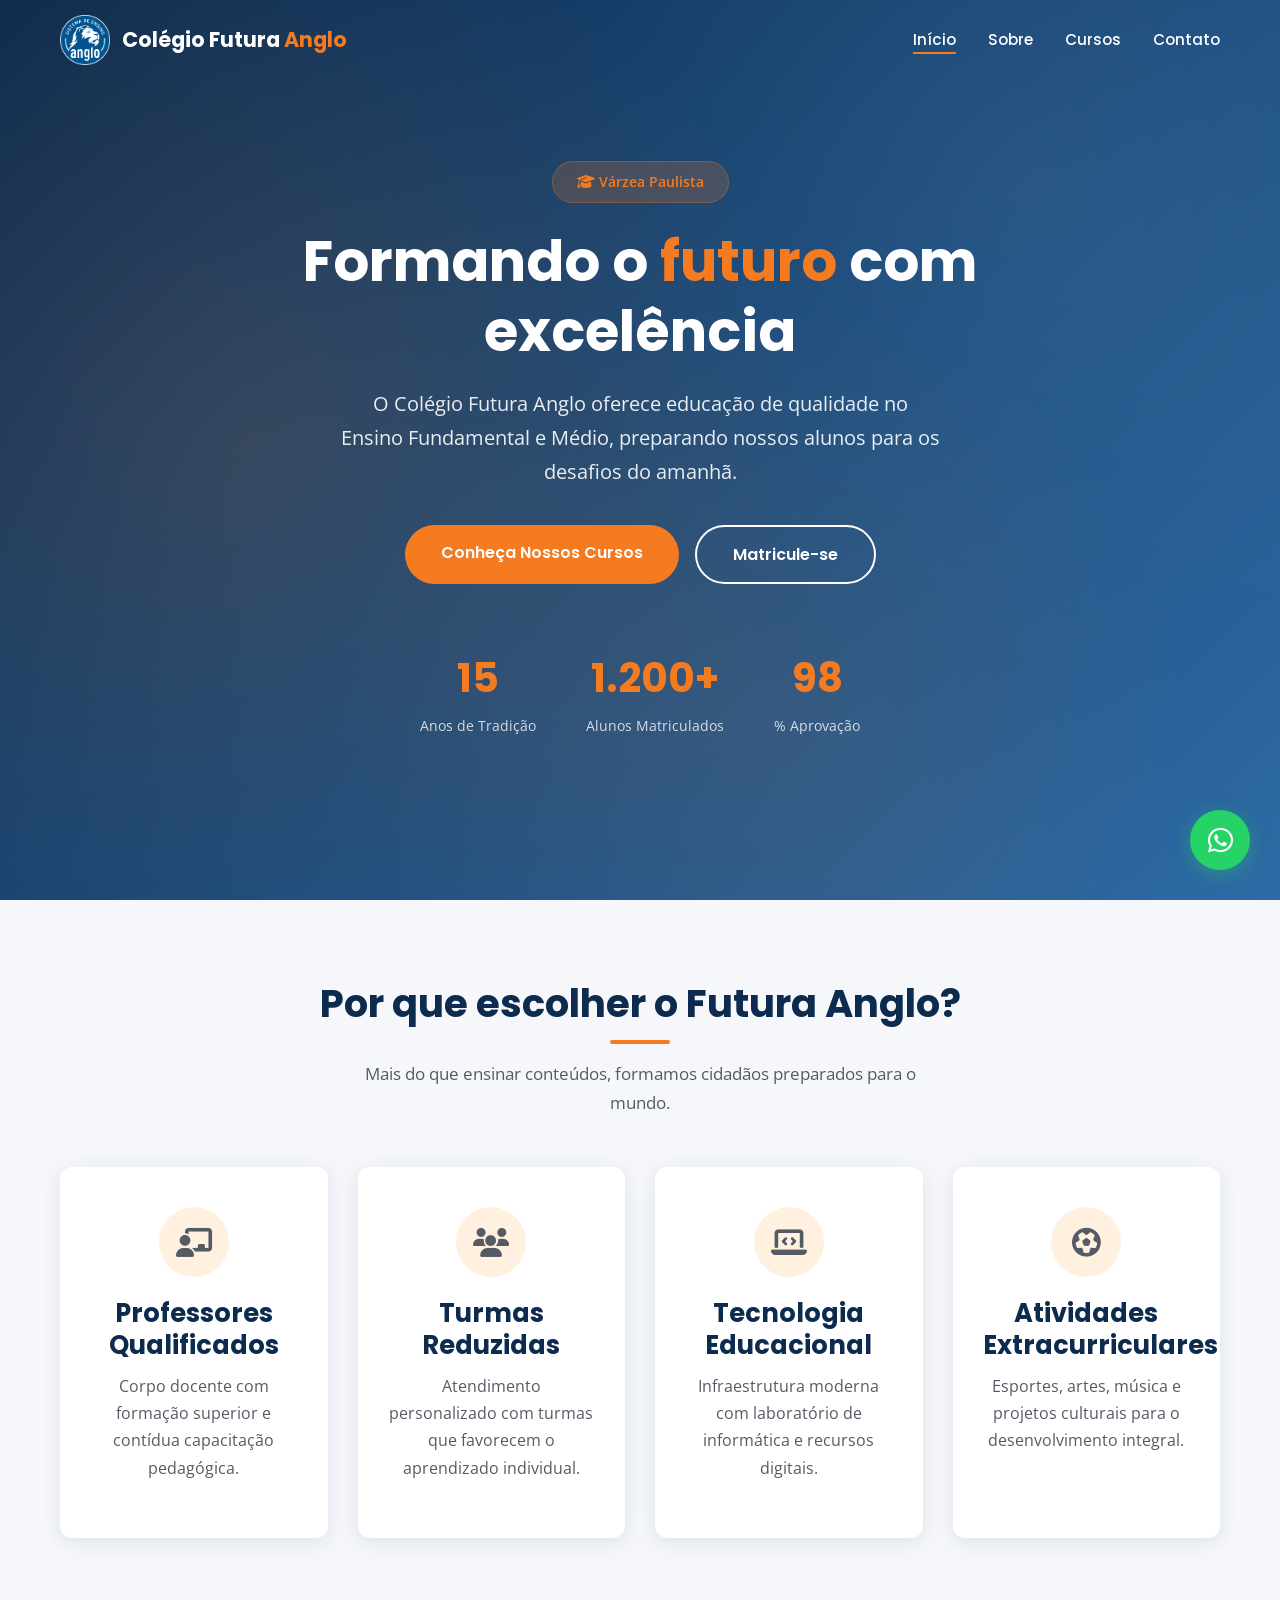
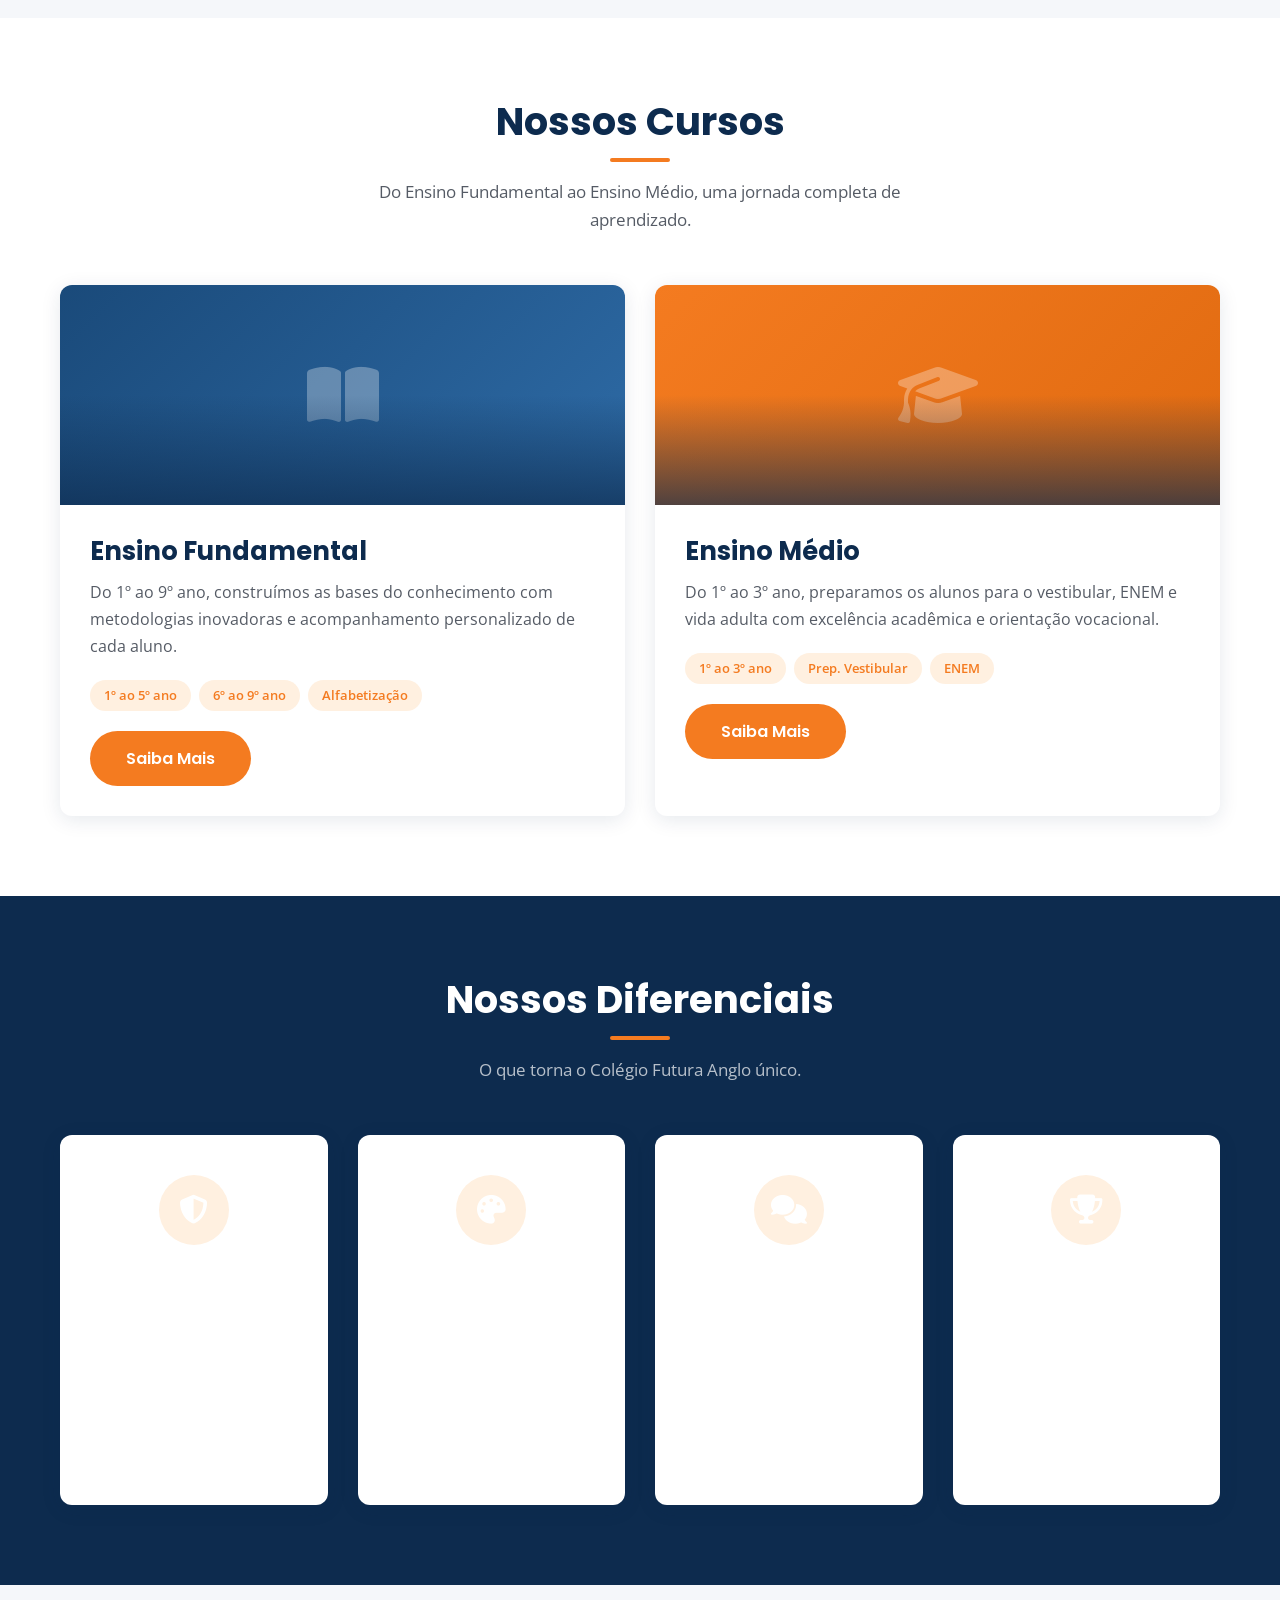
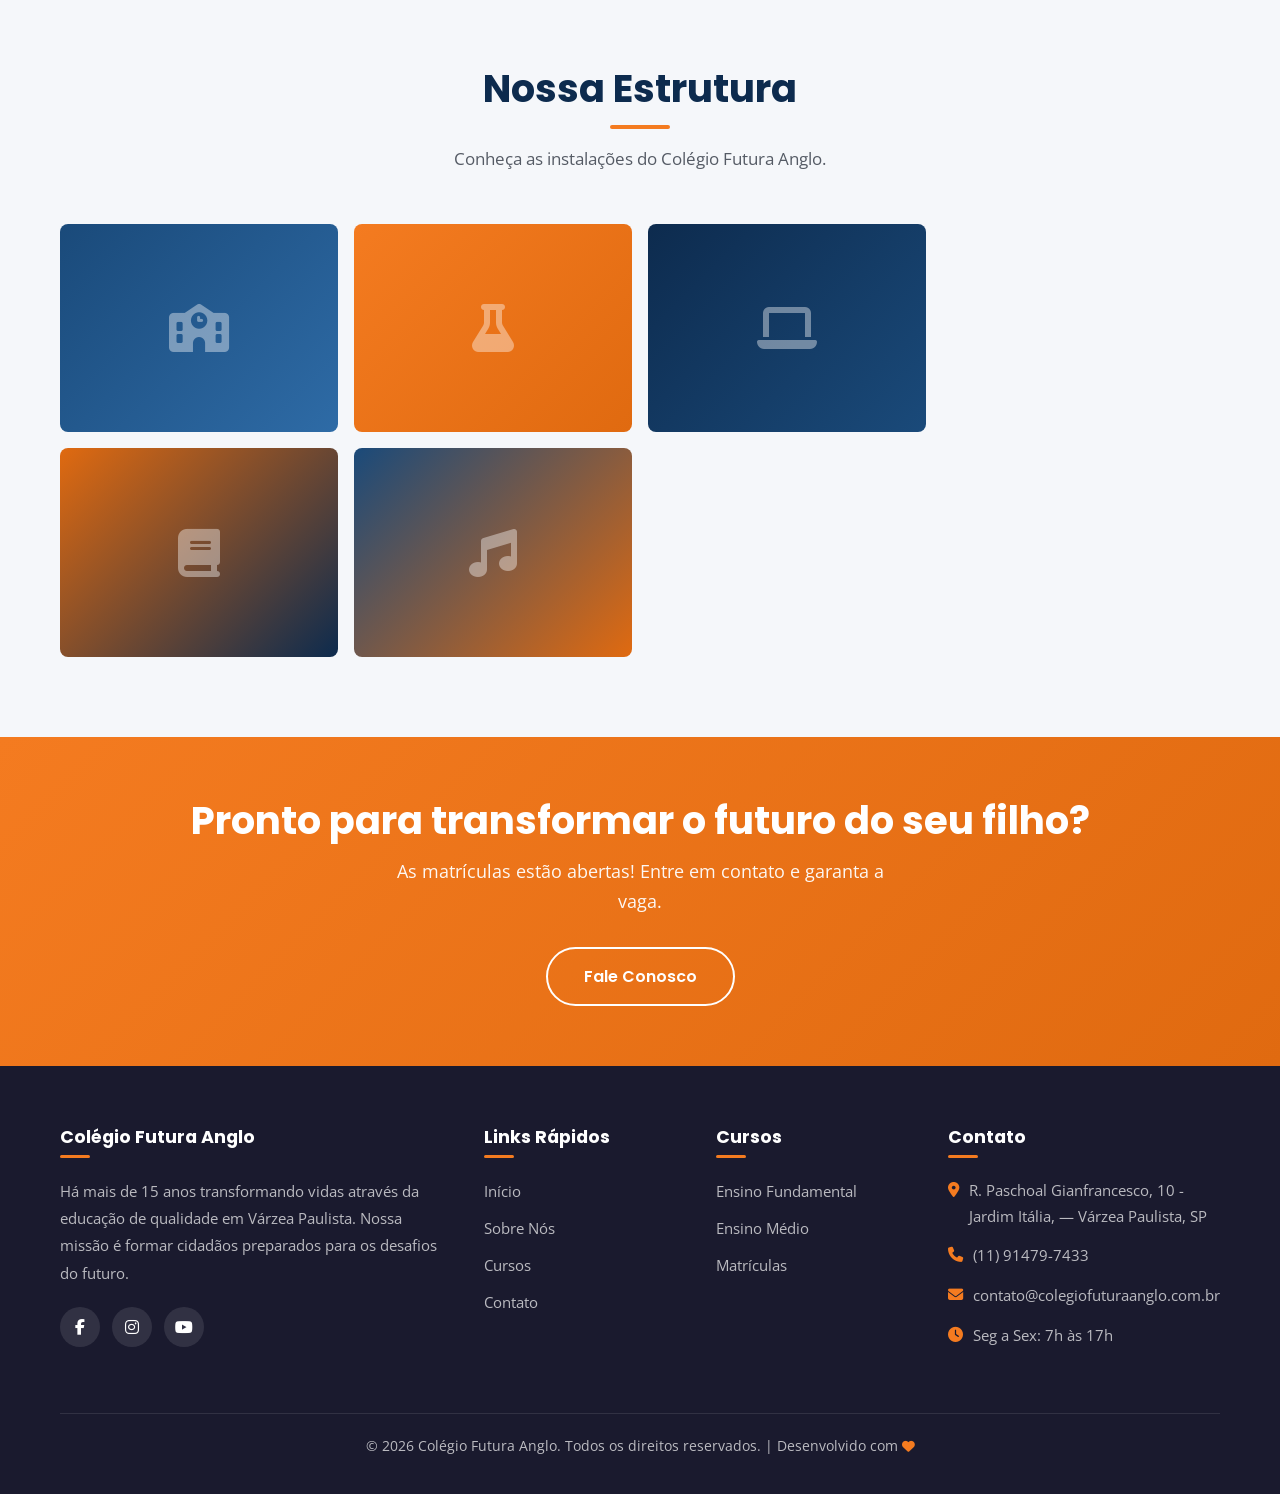
<file: index.html>
<!DOCTYPE html>
<html lang="pt-BR">
<head>
  <meta charset="UTF-8">
  <meta name="viewport" content="width=device-width, initial-scale=1.0">
  <meta name="description" content="Colégio Futura Anglo — Ensino Fundamental e Médio de qualidade em Várzea Paulista. Formação integral para crianças e adolescentes.">
  <meta name="keywords" content="colégio, escola, ensino fundamental, ensino médio, Várzea Paulista, educação">
  <title>Colégio Futura Anglo — Ensino Fundamental e Médio | Várzea Paulista</title>

  <!-- Google Fonts -->
  <link rel="preconnect" href="https://fonts.googleapis.com">
  <link rel="preconnect" href="https://fonts.gstatic.com" crossorigin>
  <link href="https://fonts.googleapis.com/css2?family=Open+Sans:wght@400;600;700&family=Poppins:wght@400;500;600;700;800&display=swap" rel="stylesheet">

  <!-- Font Awesome -->
  <link rel="stylesheet" href="https://cdnjs.cloudflare.com/ajax/libs/font-awesome/6.5.1/css/all.min.css">

  <!-- Estilo -->
  <link rel="stylesheet" href="css/style.css">
</head>
<body>

  <!-- ======== HEADER ======== -->
  <header class="header" id="header">
    <div class="container">
      <a href="index.html" class="logo">
        <img src="assets/images/logo.png" alt="Logo Colégio Futura Anglo">
        <span class="logo-text">Colégio Futura <span>Anglo</span></span>
      </a>

      <nav>
        <ul class="nav-list" id="navList">
          <li><a href="index.html" class="active">Início</a></li>
          <li><a href="sobre.html">Sobre</a></li>
          <li><a href="cursos.html">Cursos</a></li>
          <li><a href="contato.html">Contato</a></li>
        </ul>
      </nav>

      <button class="hamburger" id="hamburger" aria-label="Menu">
        <span></span>
        <span></span>
        <span></span>
      </button>
    </div>
    <div class="nav-overlay" id="navOverlay"></div>
  </header>

  <!-- ======== HERO ======== -->
  <section class="hero" id="hero">
    <div class="hero-bg"></div>
    <div class="hero-pattern"></div>
    <div class="hero-content">
      <span class="hero-badge"><i class="fas fa-graduation-cap"></i> Várzea Paulista</span>
      <h1>Formando o <span>futuro</span> com excelência</h1>
      <p>O Colégio Futura Anglo oferece educação de qualidade no Ensino Fundamental e Médio, preparando nossos alunos para os desafios do amanhã.</p>
      <div class="hero-buttons">
        <a href="cursos.html" class="btn btn-primary">Conheça Nossos Cursos</a>
        <a href="contato.html" class="btn btn-outline">Matricule-se</a>
      </div>
      <div class="hero-stats">
        <div class="stat-item">
          <span class="stat-number" data-count="15">0</span>
          <span class="stat-label">Anos de Tradição</span>
        </div>
        <div class="stat-item">
          <span class="stat-number" data-count="1200">0</span>
          <span class="stat-label">Alunos Matriculados</span>
        </div>
        <div class="stat-item">
          <span class="stat-number" data-count="98">0</span>
          <span class="stat-label">% Aprovação</span>
        </div>
      </div>
    </div>
  </section>

  <!-- ======== SOBRE RESUMO ======== -->
  <section class="section bg-cinza" id="sobre-resumo">
    <div class="container">
      <h2 class="section-title fade-in">Por que escolher o Futura Anglo?</h2>
      <p class="section-subtitle fade-in">Mais do que ensinar conteúdos, formamos cidadãos preparados para o mundo.</p>

      <div class="features-grid">
        <div class="feature-card fade-in">
          <div class="feature-icon">
            <i class="fas fa-chalkboard-teacher"></i>
          </div>
          <h3>Professores Qualificados</h3>
          <p>Corpo docente com formação superior e contídua capacitação pedagógica.</p>
        </div>

        <div class="feature-card fade-in">
          <div class="feature-icon">
            <i class="fas fa-users"></i>
          </div>
          <h3>Turmas Reduzidas</h3>
          <p>Atendimento personalizado com turmas que favorecem o aprendizado individual.</p>
        </div>

        <div class="feature-card fade-in">
          <div class="feature-icon">
            <i class="fas fa-laptop-code"></i>
          </div>
          <h3>Tecnologia Educacional</h3>
          <p>Infraestrutura moderna com laboratório de informática e recursos digitais.</p>
        </div>

        <div class="feature-card fade-in">
          <div class="feature-icon">
            <i class="fas fa-futbol"></i>
          </div>
          <h3>Atividades Extracurriculares</h3>
          <p>Esportes, artes, música e projetos culturais para o desenvolvimento integral.</p>
        </div>
      </div>
    </div>
  </section>

  <!-- ======== CURSOS DESTAQUE ======== -->
  <section class="section" id="cursos-destaque">
    <div class="container">
      <h2 class="section-title fade-in">Nossos Cursos</h2>
      <p class="section-subtitle fade-in">Do Ensino Fundamental ao Ensino Médio, uma jornada completa de aprendizado.</p>

      <div class="cursos-grid">
        <div class="curso-card fade-in">
          <div class="curso-card-img" style="background: linear-gradient(135deg, var(--azul-medio), var(--azul-claro)); display: flex; align-items: center; justify-content: center;">
            <i class="fas fa-book-open" style="font-size: 4rem; color: rgba(255,255,255,0.3);"></i>
          </div>
          <div class="curso-card-body">
            <h3>Ensino Fundamental</h3>
            <p>Do 1º ao 9º ano, construímos as bases do conhecimento com metodologias inovadoras e acompanhamento personalizado de cada aluno.</p>
            <div class="curso-tags">
              <span class="curso-tag">1º ao 5º ano</span>
              <span class="curso-tag">6º ao 9º ano</span>
              <span class="curso-tag">Alfabetização</span>
            </div>
            <a href="cursos.html" class="btn btn-primary">Saiba Mais</a>
          </div>
        </div>

        <div class="curso-card fade-in">
          <div class="curso-card-img" style="background: linear-gradient(135deg, var(--laranja), var(--laranja-hover)); display: flex; align-items: center; justify-content: center;">
            <i class="fas fa-graduation-cap" style="font-size: 4rem; color: rgba(255,255,255,0.3);"></i>
          </div>
          <div class="curso-card-body">
            <h3>Ensino Médio</h3>
            <p>Do 1º ao 3º ano, preparamos os alunos para o vestibular, ENEM e vida adulta com excelência acadêmica e orientação vocacional.</p>
            <div class="curso-tags">
              <span class="curso-tag">1º ao 3º ano</span>
              <span class="curso-tag">Prep. Vestibular</span>
              <span class="curso-tag">ENEM</span>
            </div>
            <a href="cursos.html" class="btn btn-primary">Saiba Mais</a>
          </div>
        </div>
      </div>
    </div>
  </section>

  <!-- ======== DIFERENCIAIS ======== -->
  <section class="section bg-azul" id="diferenciais">
    <div class="container">
      <h2 class="section-title fade-in">Nossos Diferenciais</h2>
      <p class="section-subtitle fade-in" style="color: rgba(255,255,255,0.7);">O que torna o Colégio Futura Anglo único.</p>

      <div class="features-grid">
        <div class="feature-card fade-in">
          <div class="feature-icon">
            <i class="fas fa-shield-alt"></i>
          </div>
          <h3>Ambiente Seguro</h3>
          <p>Escola com monitoramento, acesso controlado e ambiente acolhedor para seus filhos.</p>
        </div>

        <div class="feature-card fade-in">
          <div class="feature-icon">
            <i class="fas fa-palette"></i>
          </div>
          <h3>Educação Integral</h3>
          <p>Além das disciplinas básicas, oferecemos artes, música, educação física e projetos sociais.</p>
        </div>

        <div class="feature-card fade-in">
          <div class="feature-icon">
            <i class="fas fa-comments"></i>
          </div>
          <h3>Comunicação com Pais</h3>
          <p>Plataforma digital para acompanhamento de notas, frequência e comunicados escolares.</p>
        </div>

        <div class="feature-card fade-in">
          <div class="feature-icon">
            <i class="fas fa-trophy"></i>
          </div>
          <h3>Resultados Comprovados</h3>
          <p>Altas taxas de aprovação e destaque em olimpíadas do conhecimento e competições.</p>
        </div>
      </div>
    </div>
  </section>

  <!-- ======== GALERIA ======== -->
  <section class="section bg-cinza" id="galeria">
    <div class="container">
      <h2 class="section-title fade-in">Nossa Estrutura</h2>
      <p class="section-subtitle fade-in">Conheça as instalações do Colégio Futura Anglo.</p>

      <div class="gallery-grid">
        <div class="gallery-item fade-in">
          <div style="width:100%; height:100%; background: linear-gradient(135deg, #1A4A7A, #2E6BA6); display: flex; align-items: center; justify-content: center;">
            <i class="fas fa-school" style="font-size: 3rem; color: rgba(255,255,255,0.4);"></i>
          </div>
          <div class="gallery-overlay">
            <p>Fachada da Escola</p>
          </div>
        </div>

        <div class="gallery-item fade-in">
          <div style="width:100%; height:100%; background: linear-gradient(135deg, #F47B20, #E06A10); display: flex; align-items: center; justify-content: center;">
            <i class="fas fa-flask" style="font-size: 3rem; color: rgba(255,255,255,0.4);"></i>
          </div>
          <div class="gallery-overlay">
            <p>Laboratório de Ciências</p>
          </div>
        </div>

        <div class="gallery-item fade-in">
          <div style="width:100%; height:100%; background: linear-gradient(135deg, #0D2B4E, #1A4A7A); display: flex; align-items: center; justify-content: center;">
            <i class="fas fa-laptop" style="font-size: 3rem; color: rgba(255,255,255,0.4);"></i>
          </div>
          <div class="gallery-overlay">
            <p>Laboratório de Informática</p>
          </div>
        </div>

        <div class="gallery-item fade-in">
          <div style="width:100%; height:100%; background: linear-gradient(135deg, #2E6BA6, #F47B20); display: flex; align-items: center; justify-content: center;">
            <i class="fas fa-basketball-ball" style="font-size: 3rem; color: rgba(255,255,255,0.4);"></i>
          </div>
          <div class="gallery-overlay">
            <p>Quadra Poliesportiva</p>
          </div>
        </div>

        <div class="gallery-item fade-in">
          <div style="width:100%; height:100%; background: linear-gradient(135deg, #E06A10, #0D2B4E); display: flex; align-items: center; justify-content: center;">
            <i class="fas fa-book" style="font-size: 3rem; color: rgba(255,255,255,0.4);"></i>
          </div>
          <div class="gallery-overlay">
            <p>Biblioteca</p>
          </div>
        </div>

        <div class="gallery-item fade-in">
          <div style="width:100%; height:100%; background: linear-gradient(135deg, #1A4A7A, #E06A10); display: flex; align-items: center; justify-content: center;">
            <i class="fas fa-music" style="font-size: 3rem; color: rgba(255,255,255,0.4);"></i>
          </div>
          <div class="gallery-overlay">
            <p>Sala de Música</p>
          </div>
        </div>
      </div>
    </div>
  </section>

  <!-- ======== CTA ======== -->
  <section class="cta-banner">
    <div class="container fade-in">
      <h2>Pronto para transformar o futuro do seu filho?</h2>
      <p>As matrículas estão abertas! Entre em contato e garanta a vaga.</p>
      <a href="contato.html" class="btn btn-outline" style="border-color: white; color: white;">Fale Conosco</a>
    </div>
  </section>

  <!-- ======== FOOTER ======== -->
  <footer class="footer">
    <div class="container">
      <div class="footer-grid">
        <div class="footer-about">
          <h4>Colégio Futura Anglo</h4>
          <p>Há mais de 15 anos transformando vidas através da educação de qualidade em Várzea Paulista. Nossa missão é formar cidadãos preparados para os desafios do futuro.</p>
          <div class="footer-social">
            <a href="#" aria-label="Facebook"><i class="fab fa-facebook-f"></i></a>
            <a href="#" aria-label="Instagram"><i class="fab fa-instagram"></i></a>
            <a href="#" aria-label="YouTube"><i class="fab fa-youtube"></i></a>
          </div>
        </div>

        <div>
          <h4>Links Rápidos</h4>
          <ul class="footer-links">
            <li><a href="index.html">Início</a></li>
            <li><a href="sobre.html">Sobre Nós</a></li>
            <li><a href="cursos.html">Cursos</a></li>
            <li><a href="contato.html">Contato</a></li>
          </ul>
        </div>

        <div>
          <h4>Cursos</h4>
          <ul class="footer-links">
            <li><a href="cursos.html">Ensino Fundamental</a></li>
            <li><a href="cursos.html">Ensino Médio</a></li>
            <li><a href="contato.html">Matrículas</a></li>
          </ul>
        </div>

        <div>
          <h4>Contato</h4>
          <ul class="footer-contact">
            <li>
              <i class="fas fa-map-marker-alt"></i>
              <span>R. Paschoal Gianfrancesco, 10 - Jardim Itália, — Várzea Paulista, SP</span>
            </li>
            <li>
              <i class="fas fa-phone"></i>
              <span>(11) 91479-7433</span>
            </li>
            <li>
              <i class="fas fa-envelope"></i>
              <span>contato@colegiofuturaanglo.com.br</span>
            </li>
            <li>
              <i class="fas fa-clock"></i>
              <span>Seg a Sex: 7h às 17h</span>
            </li>
          </ul>
        </div>
      </div>

      <div class="footer-bottom">
        <p>&copy; 2026 Colégio Futura Anglo. Todos os direitos reservados. | Desenvolvido com <i class="fas fa-heart" style="color: var(--laranja); font-size: 0.8rem;"></i></p>
      </div>
    </div>
  </footer>

  <!-- ======== WHATSAPP ======== -->
  <a href="https://wa.me/5511999999999?text=Olá! Gostaria de saber mais sobre o Colégio Futura Anglo." class="whatsapp-btn" target="_blank" rel="noopener" aria-label="WhatsApp">
    <i class="fab fa-whatsapp"></i>
  </a>

  <!-- JS -->
  <script src="js/main.js"></script>
</body>
</html>
</file>
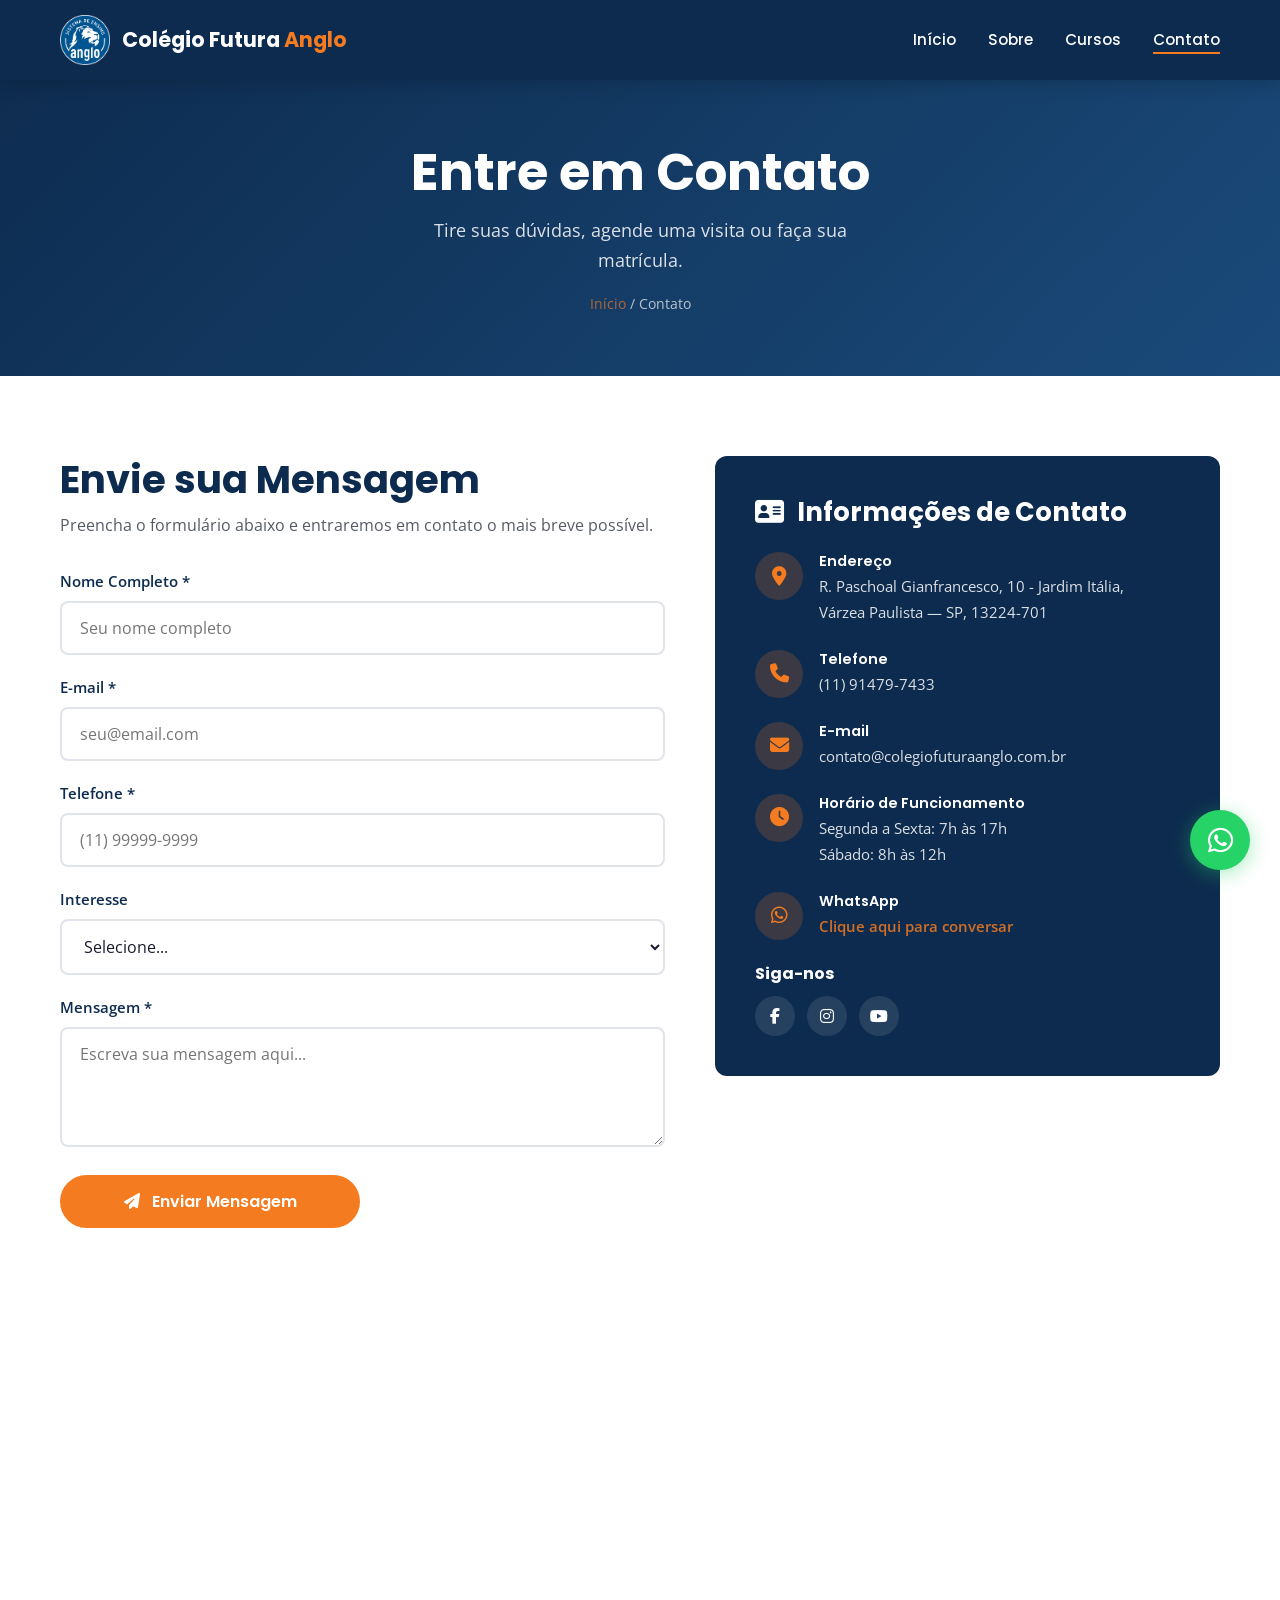
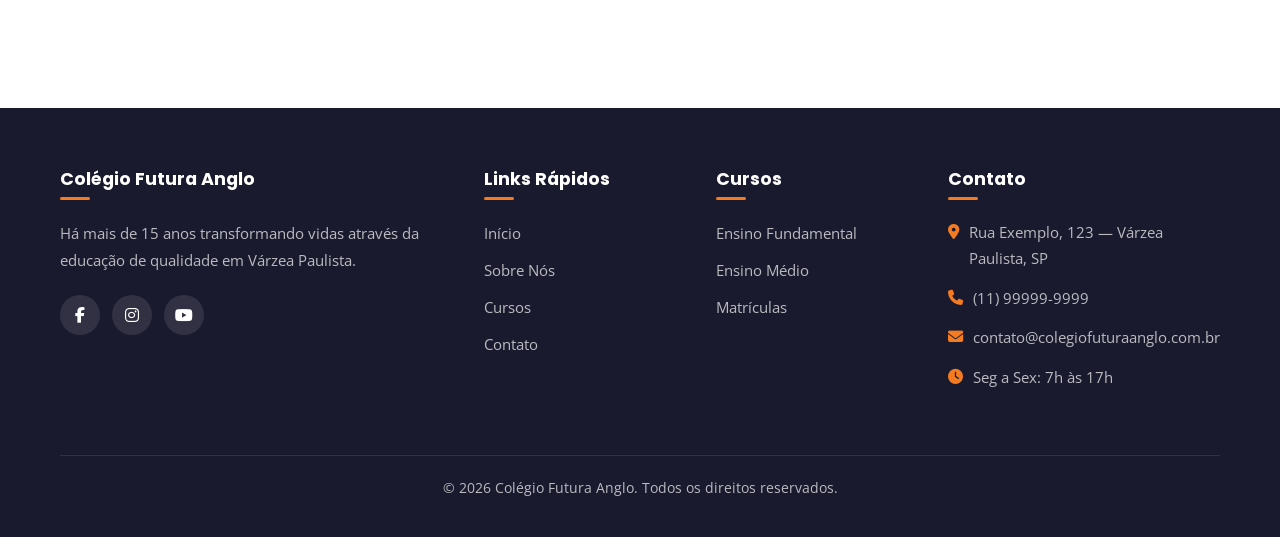
<file: contato.html>
<!DOCTYPE html>
<html lang="pt-BR">
<head>
  <meta charset="UTF-8">
  <meta name="viewport" content="width=device-width, initial-scale=1.0">
  <meta name="description" content="Entre em contato com o Colégio Futura Anglo. Matrículas, informações e agendamento de visitas em Várzea Paulista.">
  <title>Contato — Colégio Futura Anglo</title>

  <link rel="preconnect" href="https://fonts.googleapis.com">
  <link rel="preconnect" href="https://fonts.gstatic.com" crossorigin>
  <link href="https://fonts.googleapis.com/css2?family=Open+Sans:wght@400;600;700&family=Poppins:wght@400;500;600;700;800&display=swap" rel="stylesheet">
  <link rel="stylesheet" href="https://cdnjs.cloudflare.com/ajax/libs/font-awesome/6.5.1/css/all.min.css">
  <link rel="stylesheet" href="css/style.css">
</head>
<body>

  <!-- HEADER -->
  <header class="header scrolled" id="header">
    <div class="container">
      <a href="index.html" class="logo">
        <img src="assets/images/logo.png" alt="Logo Colégio Futura Anglo">
        <span class="logo-text">Colégio Futura <span>Anglo</span></span>
      </a>
      <nav>
        <ul class="nav-list" id="navList">
          <li><a href="index.html">Início</a></li>
          <li><a href="sobre.html">Sobre</a></li>
          <li><a href="cursos.html">Cursos</a></li>
          <li><a href="contato.html" class="active">Contato</a></li>
        </ul>
      </nav>
      <button class="hamburger" id="hamburger" aria-label="Menu">
        <span></span>
        <span></span>
        <span></span>
      </button>
    </div>
    <div class="nav-overlay" id="navOverlay"></div>
  </header>

  <!-- BANNER -->
  <section class="page-banner">
    <div class="container">
      <h1>Entre em Contato</h1>
      <p>Tire suas dúvidas, agende uma visita ou faça sua matrícula.</p>
      <div class="breadcrumb">
        <a href="index.html">Início</a> / Contato
      </div>
    </div>
  </section>

  <!-- FORMULÁRIO + INFORMAÇÕES -->
  <section class="section">
    <div class="container">
      <div class="contato-split">
        <!-- Formulário -->
        <div class="fade-in">
          <h2 style="margin-bottom: 8px;">Envie sua Mensagem</h2>
          <p style="margin-bottom: 30px;">Preencha o formulário abaixo e entraremos em contato o mais breve possível.</p>

          <form id="contactForm">
            <div class="form-group">
              <label for="nome">Nome Completo *</label>
              <input type="text" id="nome" name="nome" placeholder="Seu nome completo" required>
            </div>

            <div class="form-group">
              <label for="email">E-mail *</label>
              <input type="email" id="email" name="email" placeholder="seu@email.com" required>
            </div>

            <div class="form-group">
              <label for="telefone">Telefone *</label>
              <input type="tel" id="telefone" name="telefone" placeholder="(11) 99999-9999" required>
            </div>

            <div class="form-group">
              <label for="interesse">Interesse</label>
              <select id="interesse" name="interesse">
                <option value="">Selecione...</option>
                <option value="matricula-fundamental">Matrícula — Ensino Fundamental</option>
                <option value="matricula-medio">Matrícula — Ensino Médio</option>
                <option value="visita">Agendar Visita</option>
                <option value="informacoes">Informações Gerais</option>
                <option value="outro">Outro assunto</option>
              </select>
            </div>

            <div class="form-group">
              <label for="mensagem">Mensagem *</label>
              <textarea id="mensagem" name="mensagem" placeholder="Escreva sua mensagem aqui..." required></textarea>
            </div>

            <button type="submit" class="btn btn-primary" style="width: 100%; max-width: 300px;">
              <i class="fas fa-paper-plane" style="margin-right: 8px;"></i> Enviar Mensagem
            </button>

            <div class="form-success" id="formSuccess">
              <i class="fas fa-check-circle" style="margin-right: 8px;"></i>
              Mensagem enviada com sucesso! Entraremos em contato em breve.
            </div>
          </form>
        </div>

        <!-- Informações de Contato -->
        <div class="fade-in">
          <div class="contact-info-card">
            <h3><i class="fas fa-address-card" style="margin-right: 8px;"></i> Informações de Contato</h3>

            <div class="contact-info-item">
              <div class="contact-info-icon">
                <i class="fas fa-map-marker-alt"></i>
              </div>
              <div class="contact-info-text">
                <h4>Endereço</h4>
                <p> R. Paschoal Gianfrancesco, 10 - Jardim Itália,<br>Várzea Paulista — SP, 13224-701</p>
              </div>
            </div>

            <div class="contact-info-item">
              <div class="contact-info-icon">
                <i class="fas fa-phone"></i>
              </div>
              <div class="contact-info-text">
                <h4>Telefone</h4>
                <p>(11) 91479-7433</p>
              </div>
            </div>

            <div class="contact-info-item">
              <div class="contact-info-icon">
                <i class="fas fa-envelope"></i>
              </div>
              <div class="contact-info-text">
                <h4>E-mail</h4>
                <p>contato@colegiofuturaanglo.com.br</p>
              </div>
            </div>

            <div class="contact-info-item">
              <div class="contact-info-icon">
                <i class="fas fa-clock"></i>
              </div>
              <div class="contact-info-text">
                <h4>Horário de Funcionamento</h4>
                <p>Segunda a Sexta: 7h às 17h<br>Sábado: 8h às 12h</p>
              </div>
            </div>

            <div class="contact-info-item">
              <div class="contact-info-icon">
                <i class="fab fa-whatsapp"></i>
              </div>
              <div class="contact-info-text">
                <h4>WhatsApp</h4>
                <p><a href="https://wa.me/5511999999999?text=Olá! Gostaria de saber mais sobre o Colégio Futura Anglo." style="color: var(--laranja); font-weight: 600;">Clique aqui para conversar</a></p>
              </div>
            </div>

            <div style="margin-top: 24px;">
              <h4 style="color: var(--branco); margin-bottom: 12px;">Siga-nos</h4>
              <div style="display: flex; gap: 12px;">
                <a href="#" style="width: 40px; height: 40px; background: rgba(255,255,255,0.1); border-radius: 50%; display: flex; align-items: center; justify-content: center; color: white; transition: all 0.3s;" aria-label="Facebook"><i class="fab fa-facebook-f"></i></a>
                <a href="#" style="width: 40px; height: 40px; background: rgba(255,255,255,0.1); border-radius: 50%; display: flex; align-items: center; justify-content: center; color: white; transition: all 0.3s;" aria-label="Instagram"><i class="fab fa-instagram"></i></a>
                <a href="#" style="width: 40px; height: 40px; background: rgba(255,255,255,0.1); border-radius: 50%; display: flex; align-items: center; justify-content: center; color: white; transition: all 0.3s;" aria-label="YouTube"><i class="fab fa-youtube"></i></a>
              </div>
            </div>
          </div>
        </div>
      </div>
    </div>
  </section>

  <!-- MAPA -->
  <section class="map-section">
    <div class="map-container">
      <iframe
        src="https://www.google.com/maps/embed?pb=!1m18!1m12!1m3!1d58997.34134254497!2d-46.97!3d-23.21!2m3!1f0!2f0!3f0!3m2!1i1024!2i768!4f13.1!3m3!1m2!1s0x94c584971c7a8b5b%3A0x1234567890abcdef!2sV%C3%A1rzea%20Paulista%2C%20SP!5e0!3m2!1spt-BR!2sbr!4v1700000000000!5m2!1spt-BR!2sbr"
        width="100%"
        height="400"
        style="border:0;"
        allowfullscreen=""
        loading="lazy"
        referrerpolicy="no-referrer-when-downgrade"
        title="Localização Colégio Futura Anglo">
      </iframe>
    </div>
  </section>

  <!-- FOOTER -->
  <footer class="footer">
    <div class="container">
      <div class="footer-grid">
        <div class="footer-about">
          <h4>Colégio Futura Anglo</h4>
          <p>Há mais de 15 anos transformando vidas através da educação de qualidade em Várzea Paulista.</p>
          <div class="footer-social">
            <a href="#" aria-label="Facebook"><i class="fab fa-facebook-f"></i></a>
            <a href="#" aria-label="Instagram"><i class="fab fa-instagram"></i></a>
            <a href="#" aria-label="YouTube"><i class="fab fa-youtube"></i></a>
          </div>
        </div>
        <div>
          <h4>Links Rápidos</h4>
          <ul class="footer-links">
            <li><a href="index.html">Início</a></li>
            <li><a href="sobre.html">Sobre Nós</a></li>
            <li><a href="cursos.html">Cursos</a></li>
            <li><a href="contato.html">Contato</a></li>
          </ul>
        </div>
        <div>
          <h4>Cursos</h4>
          <ul class="footer-links">
            <li><a href="cursos.html">Ensino Fundamental</a></li>
            <li><a href="cursos.html">Ensino Médio</a></li>
            <li><a href="contato.html">Matrículas</a></li>
          </ul>
        </div>
        <div>
          <h4>Contato</h4>
          <ul class="footer-contact">
            <li><i class="fas fa-map-marker-alt"></i><span>Rua Exemplo, 123 — Várzea Paulista, SP</span></li>
            <li><i class="fas fa-phone"></i><span>(11) 99999-9999</span></li>
            <li><i class="fas fa-envelope"></i><span>contato@colegiofuturaanglo.com.br</span></li>
            <li><i class="fas fa-clock"></i><span>Seg a Sex: 7h às 17h</span></li>
          </ul>
        </div>
      </div>
      <div class="footer-bottom">
        <p>&copy; 2026 Colégio Futura Anglo. Todos os direitos reservados.</p>
      </div>
    </div>
  </footer>

  <!-- WHATSAPP -->
  <a href="https://wa.me/5511999999999?text=Olá! Gostaria de saber mais sobre o Colégio Futura Anglo." class="whatsapp-btn" target="_blank" rel="noopener" aria-label="WhatsApp">
    <i class="fab fa-whatsapp"></i>
  </a>

  <script src="js/main.js"></script>
</body>
</html>
</file>
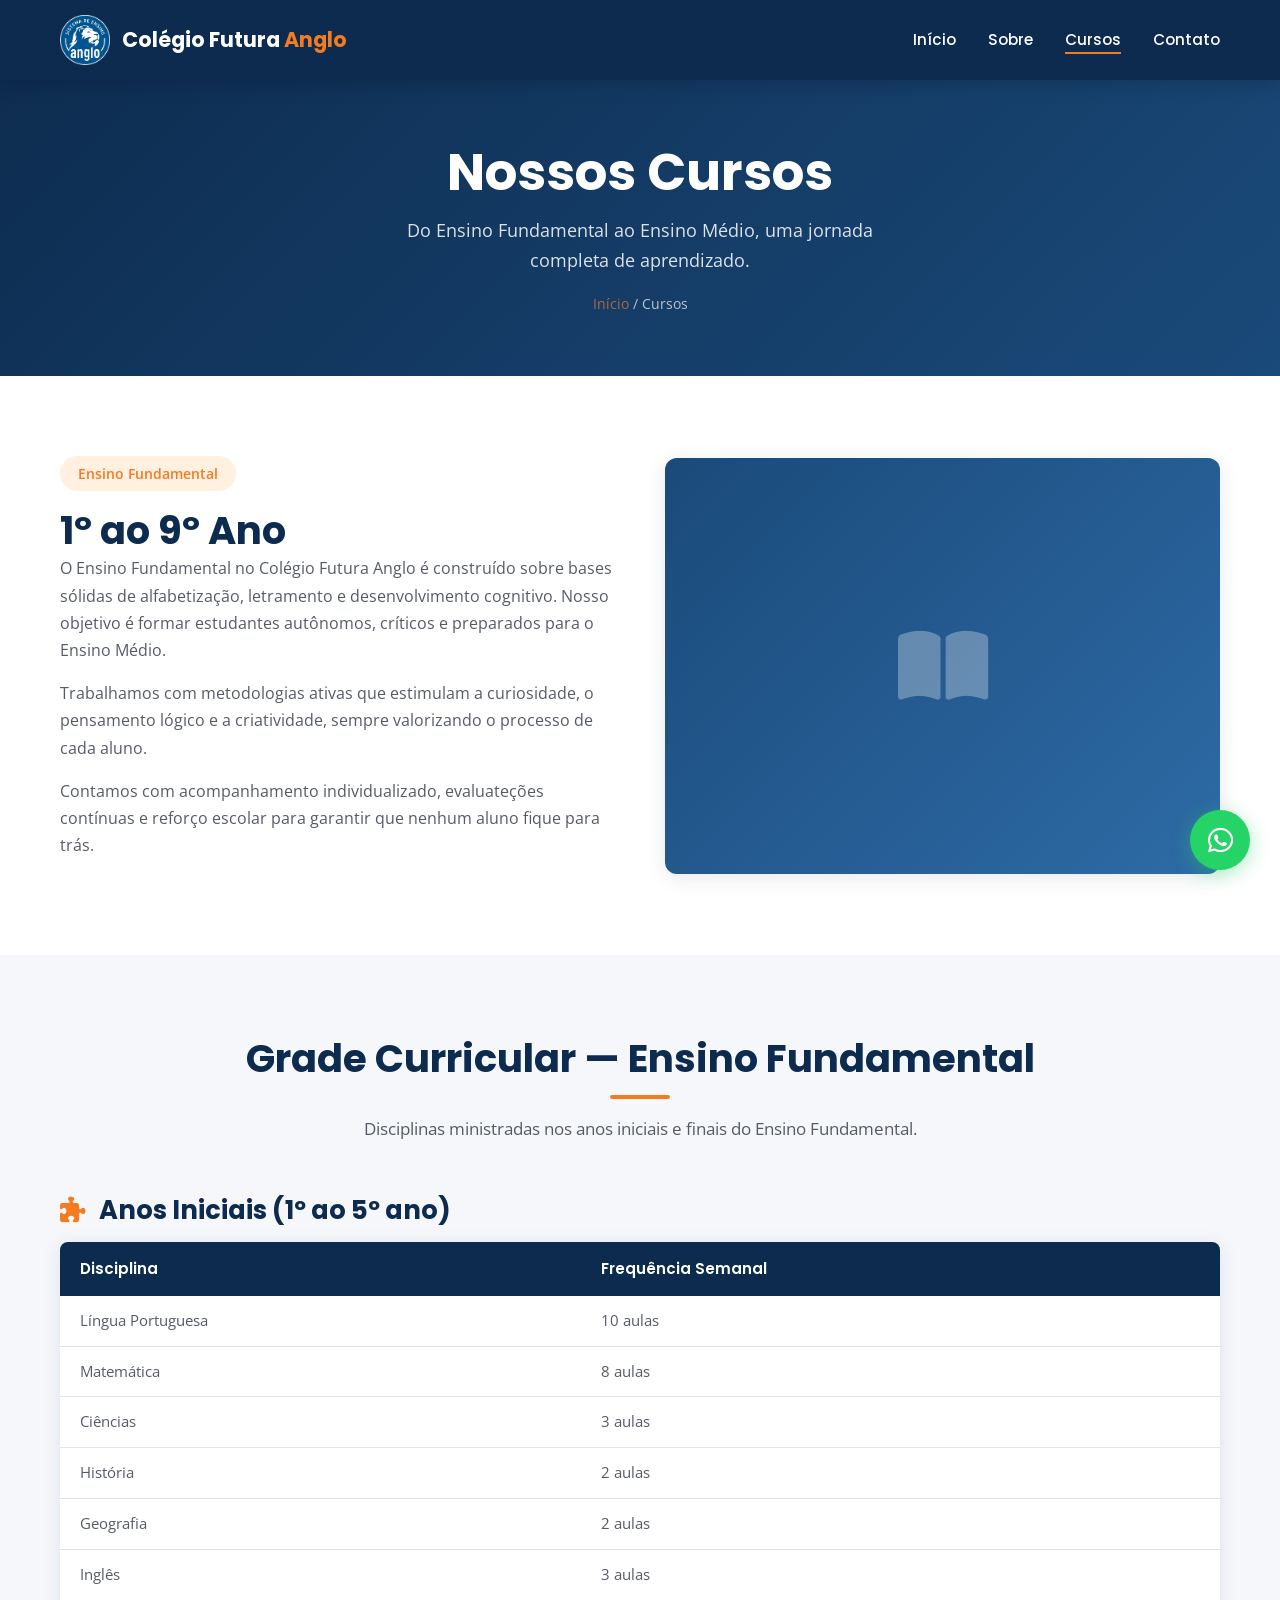
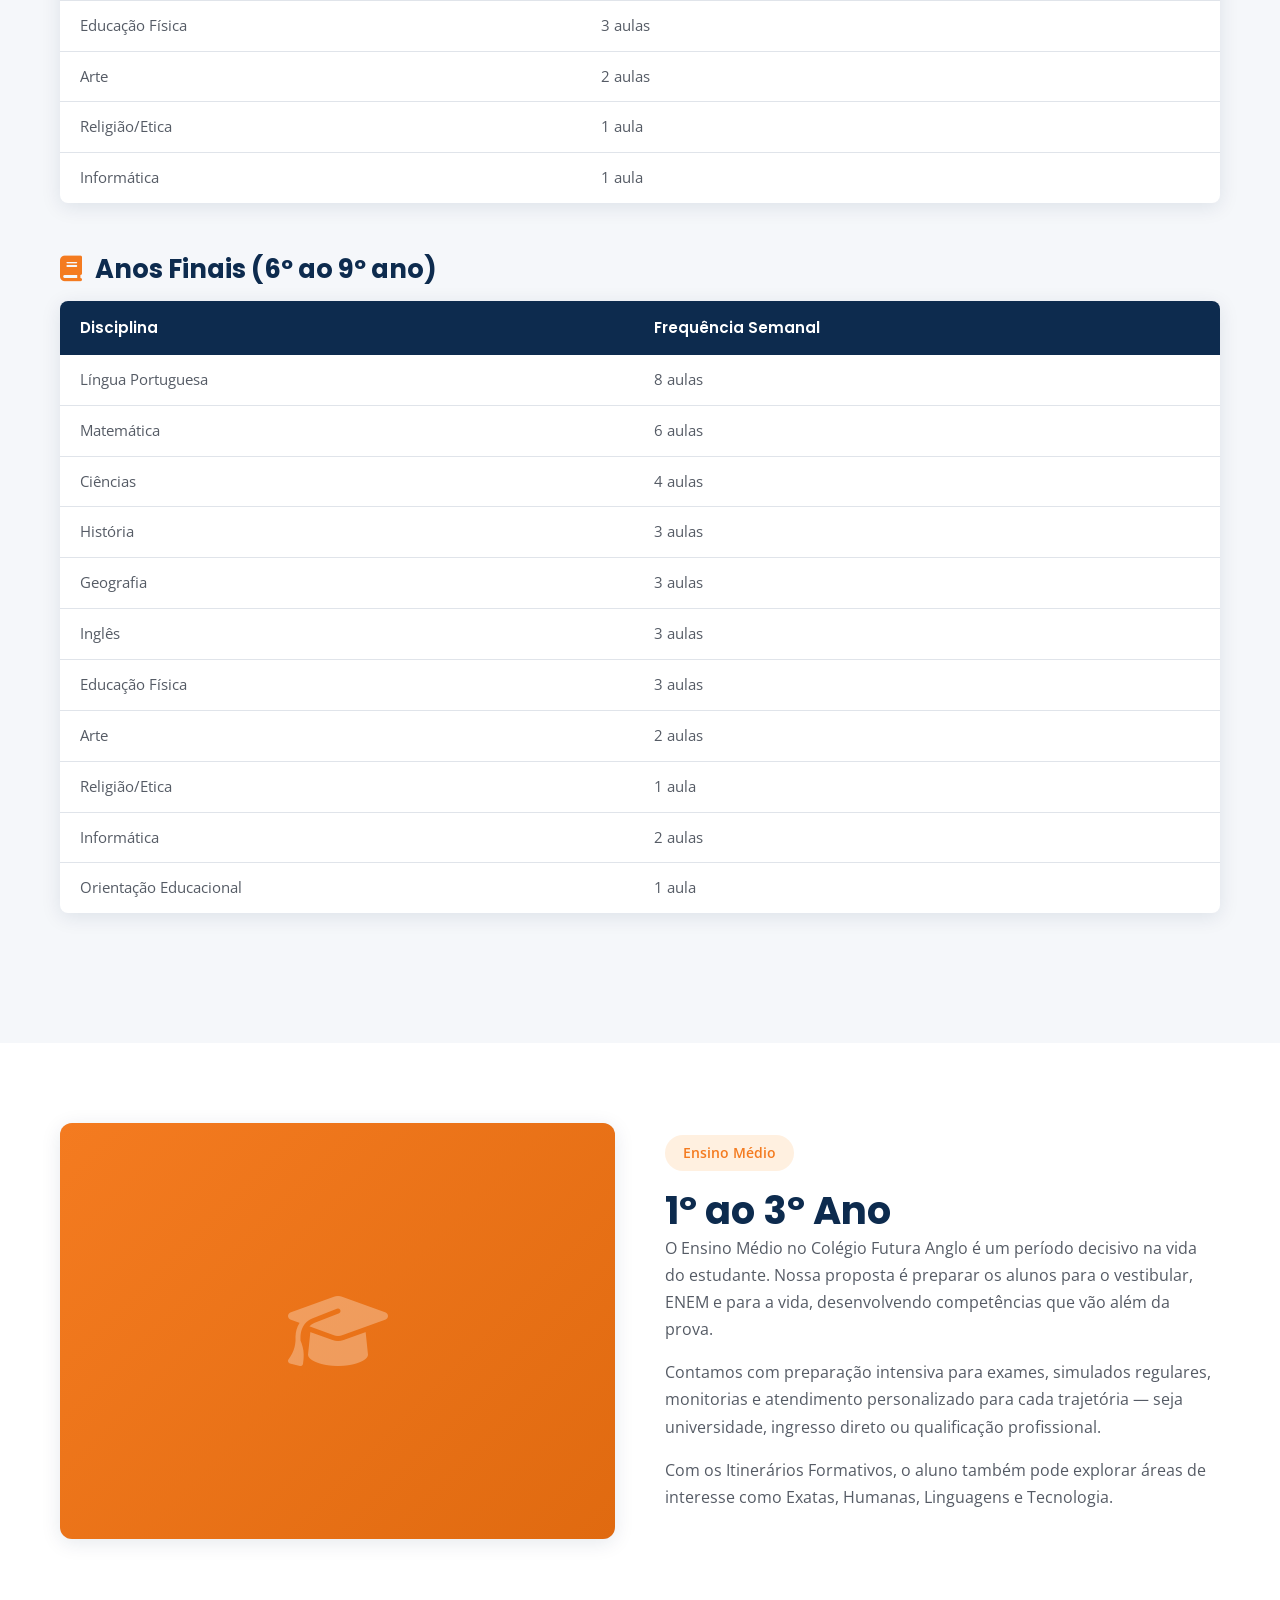
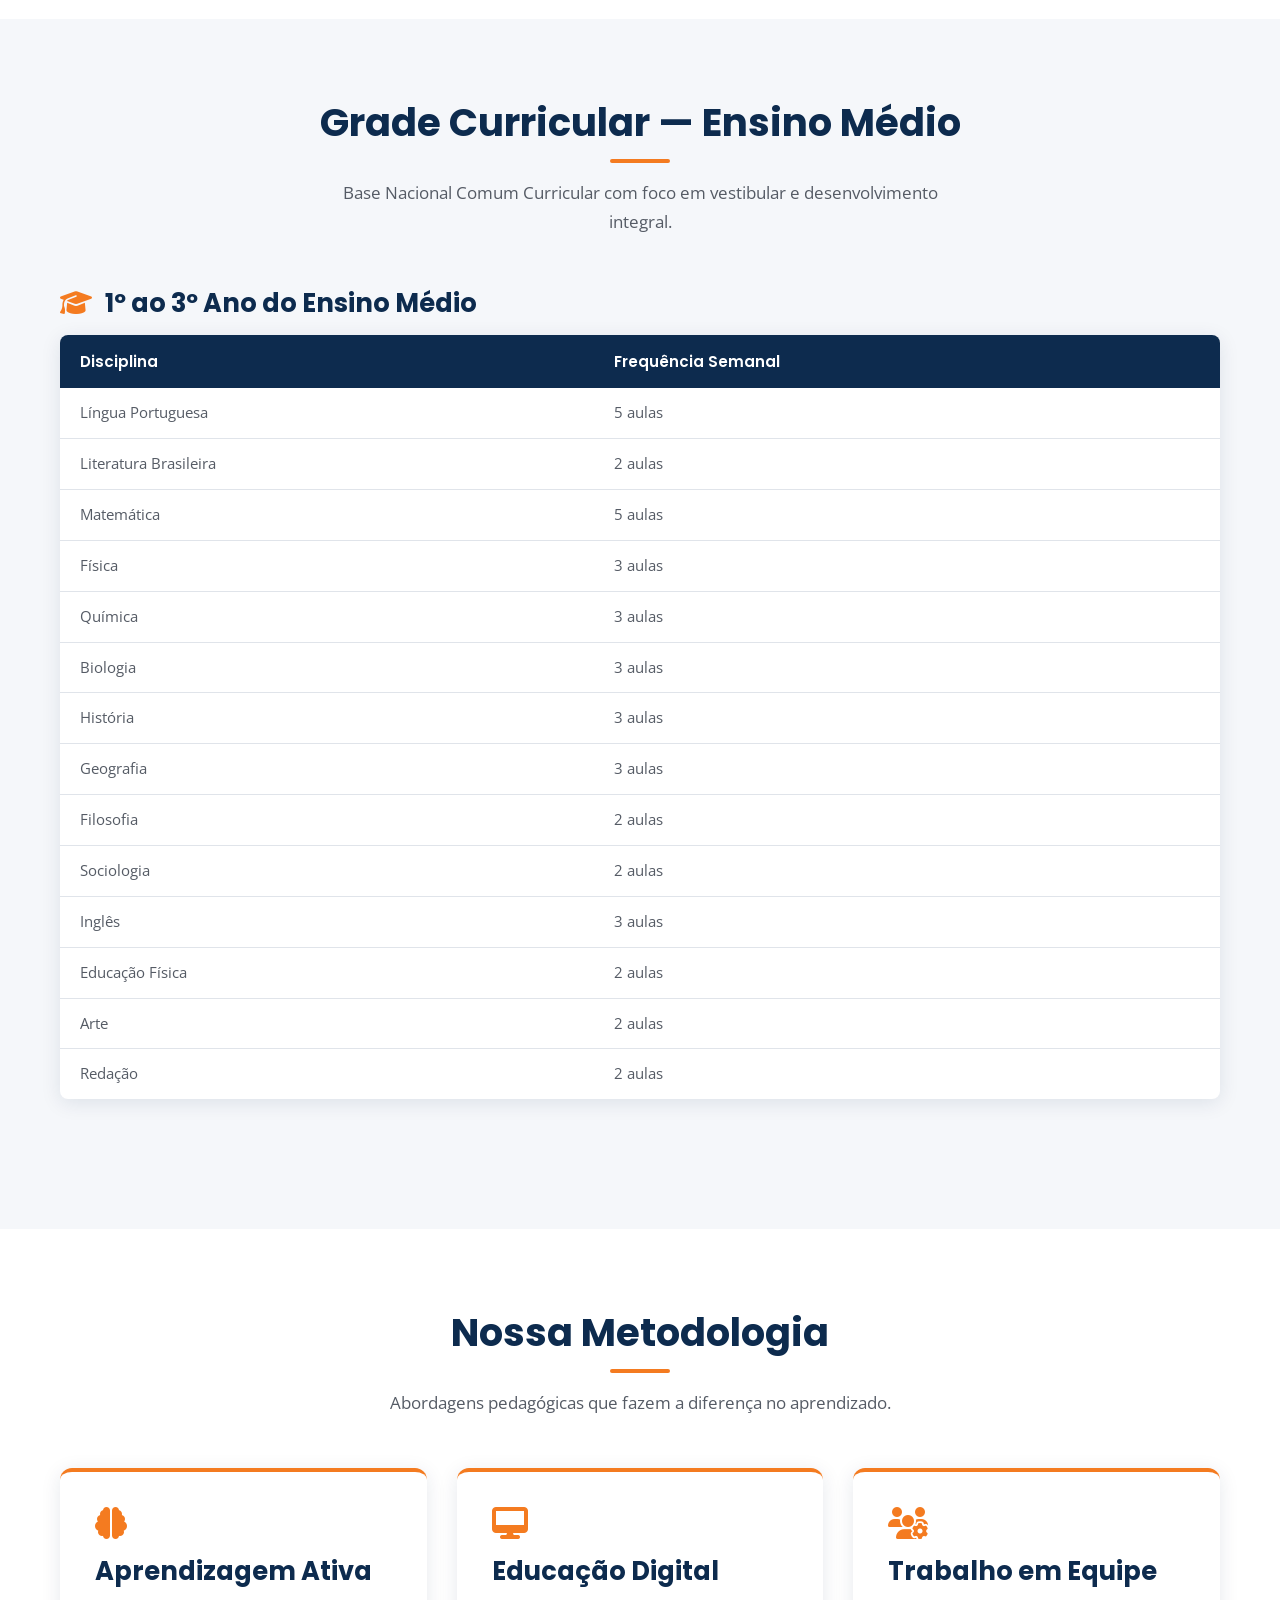
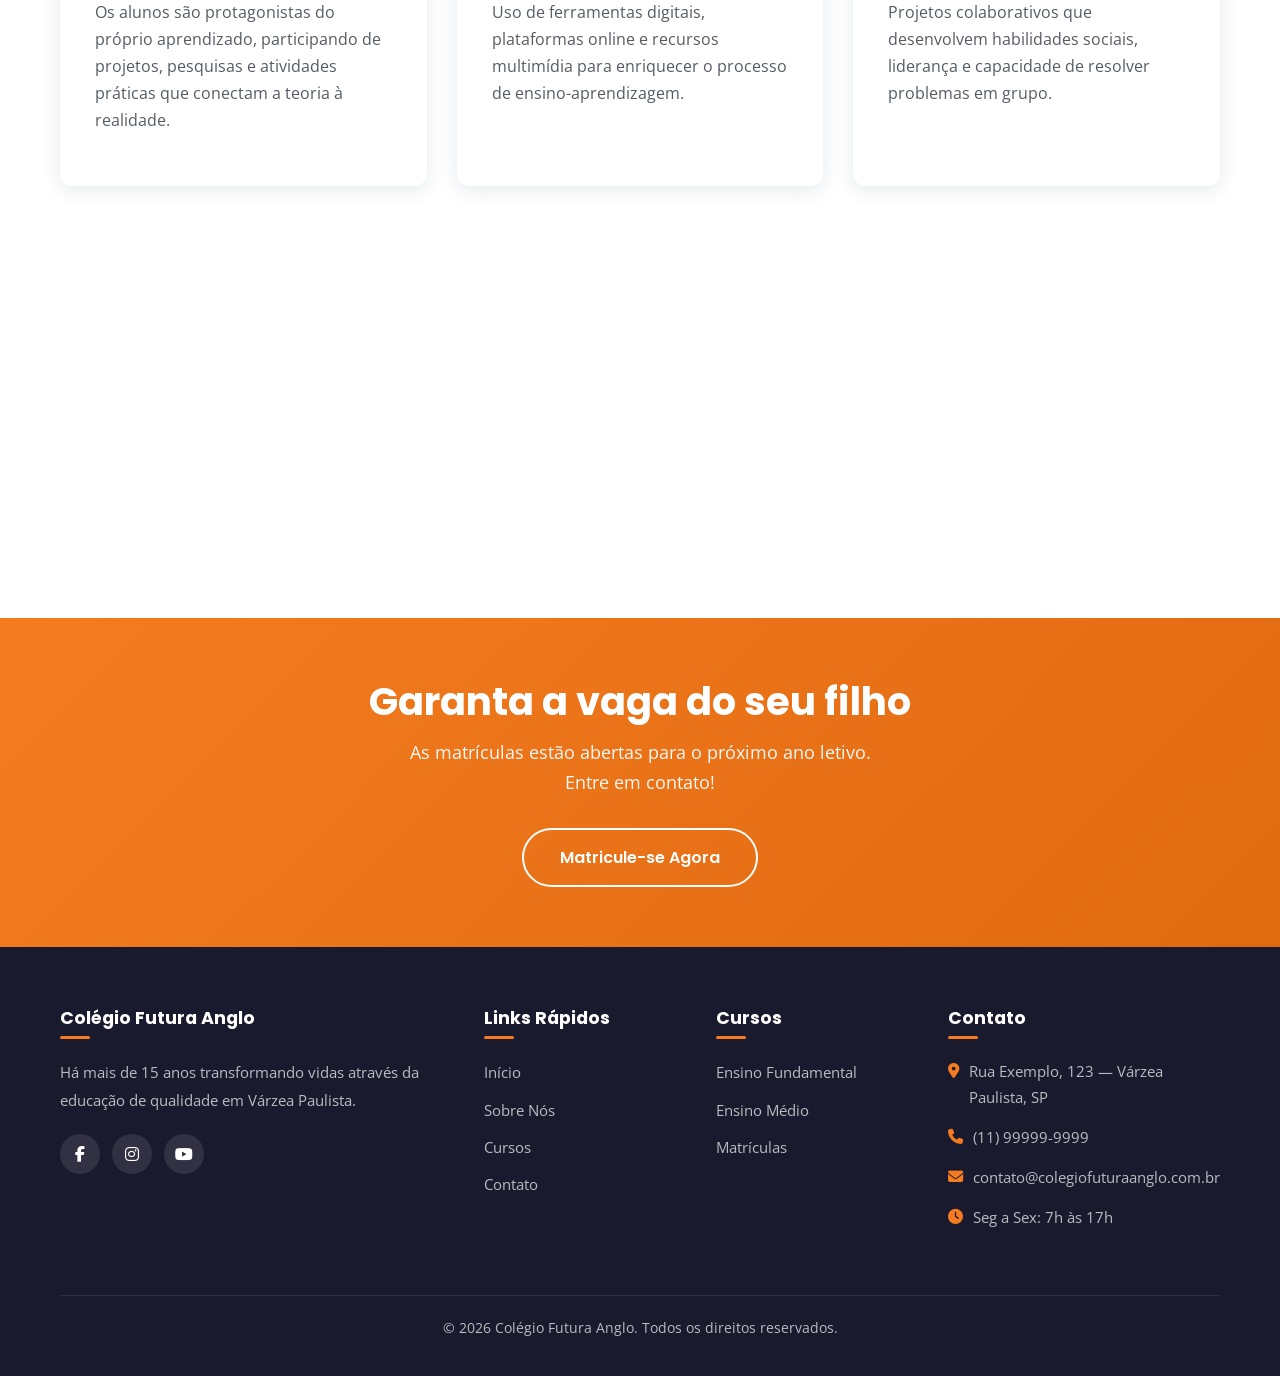
<file: cursos.html>
<!DOCTYPE html>
<html lang="pt-BR">
<head>
  <meta charset="UTF-8">
  <meta name="viewport" content="width=device-width, initial-scale=1.0">
  <meta name="description" content="Cursos do Colégio Futura Anglo — Ensino Fundamental e Médio com qualidade e excelência em Várzea Paulista.">
  <title>Cursos — Colégio Futura Anglo</title>

  <link rel="preconnect" href="https://fonts.googleapis.com">
  <link rel="preconnect" href="https://fonts.gstatic.com" crossorigin>
  <link href="https://fonts.googleapis.com/css2?family=Open+Sans:wght@400;600;700&family=Poppins:wght@400;500;600;700;800&display=swap" rel="stylesheet">
  <link rel="stylesheet" href="https://cdnjs.cloudflare.com/ajax/libs/font-awesome/6.5.1/css/all.min.css">
  <link rel="stylesheet" href="css/style.css">
</head>
<body>

  <!-- HEADER -->
  <header class="header scrolled" id="header">
    <div class="container">
      <a href="index.html" class="logo">
        <img src="assets/images/logo.png" alt="Logo Colégio Futura Anglo">
        <span class="logo-text">Colégio Futura <span>Anglo</span></span>
      </a>
      <nav>
        <ul class="nav-list" id="navList">
          <li><a href="index.html">Início</a></li>
          <li><a href="sobre.html">Sobre</a></li>
          <li><a href="cursos.html" class="active">Cursos</a></li>
          <li><a href="contato.html">Contato</a></li>
        </ul>
      </nav>
      <button class="hamburger" id="hamburger" aria-label="Menu">
        <span></span>
        <span></span>
        <span></span>
      </button>
    </div>
    <div class="nav-overlay" id="navOverlay"></div>
  </header>

  <!-- BANNER -->
  <section class="page-banner">
    <div class="container">
      <h1>Nossos Cursos</h1>
      <p>Do Ensino Fundamental ao Ensino Médio, uma jornada completa de aprendizado.</p>
      <div class="breadcrumb">
        <a href="index.html">Início</a> / Cursos
      </div>
    </div>
  </section>

  <!-- ENSINO FUNDAMENTAL -->
  <section class="section" id="fundamental">
    <div class="container">
      <div class="about-content">
        <div class="fade-in">
          <span style="display:inline-block; background: var(--laranja-claro); color: var(--laranja); padding: 6px 18px; border-radius: 50px; font-size: 0.85rem; font-weight: 600; margin-bottom: 16px;">Ensino Fundamental</span>
          <h2>1º ao 9º Ano</h2>
          <p>O Ensino Fundamental no Colégio Futura Anglo é construído sobre bases sólidas de alfabetização, letramento e desenvolvimento cognitivo. Nosso objetivo é formar estudantes autônomos, críticos e preparados para o Ensino Médio.</p>
          <p>Trabalhamos com metodologias ativas que estimulam a curiosidade, o pensamento lógico e a criatividade, sempre valorizando o processo de cada aluno.</p>
          <p>Contamos com acompanhamento individualizado, evaluateções contínuas e reforço escolar para garantir que nenhum aluno fique para trás.</p>
        </div>
        <div class="about-image fade-in">
          <div style="width:100%; height:100%; background: linear-gradient(135deg, var(--azul-medio), var(--azul-claro)); display: flex; align-items: center; justify-content: center;">
            <i class="fas fa-book-open" style="font-size: 5rem; color: rgba(255,255,255,0.3);"></i>
          </div>
        </div>
      </div>
    </div>
  </section>

  <!-- GRADE CURRICULAR FUNDAMENTAL -->
  <section class="section bg-cinza">
    <div class="container">
      <h2 class="section-title fade-in">Grade Curricular — Ensino Fundamental</h2>
      <p class="section-subtitle fade-in">Disciplinas ministradas nos anos iniciais e finais do Ensino Fundamental.</p>

      <div class="grade-section fade-in">
        <h3 style="margin-bottom: 16px;"><i class="fas fa-puzzle-piece" style="color: var(--laranja); margin-right: 8px;"></i> Anos Iniciais (1º ao 5º ano)</h3>
        <table class="grade-table">
          <thead>
            <tr>
              <th>Disciplina</th>
              <th>Frequência Semanal</th>
            </tr>
          </thead>
          <tbody>
            <tr><td>Língua Portuguesa</td><td>10 aulas</td></tr>
            <tr><td>Matemática</td><td>8 aulas</td></tr>
            <tr><td>Ciências</td><td>3 aulas</td></tr>
            <tr><td>História</td><td>2 aulas</td></tr>
            <tr><td>Geografia</td><td>2 aulas</td></tr>
            <tr><td>Inglês</td><td>3 aulas</td></tr>
            <tr><td>Educação Física</td><td>3 aulas</td></tr>
            <tr><td>Arte</td><td>2 aulas</td></tr>
            <tr><td>Religião/Etica</td><td>1 aula</td></tr>
            <tr><td>Informática</td><td>1 aula</td></tr>
          </tbody>
        </table>
      </div>

      <div class="grade-section fade-in">
        <h3 style="margin-bottom: 16px;"><i class="fas fa-book" style="color: var(--laranja); margin-right: 8px;"></i> Anos Finais (6º ao 9º ano)</h3>
        <table class="grade-table">
          <thead>
            <tr>
              <th>Disciplina</th>
              <th>Frequência Semanal</th>
            </tr>
          </thead>
          <tbody>
            <tr><td>Língua Portuguesa</td><td>8 aulas</td></tr>
            <tr><td>Matemática</td><td>6 aulas</td></tr>
            <tr><td>Ciências</td><td>4 aulas</td></tr>
            <tr><td>História</td><td>3 aulas</td></tr>
            <tr><td>Geografia</td><td>3 aulas</td></tr>
            <tr><td>Inglês</td><td>3 aulas</td></tr>
            <tr><td>Educação Física</td><td>3 aulas</td></tr>
            <tr><td>Arte</td><td>2 aulas</td></tr>
            <tr><td>Religião/Etica</td><td>1 aula</td></tr>
            <tr><td>Informática</td><td>2 aulas</td></tr>
            <tr><td>Orientação Educacional</td><td>1 aula</td></tr>
          </tbody>
        </table>
      </div>
    </div>
  </section>

  <!-- ENSINO MÉDIO -->
  <section class="section" id="medio">
    <div class="container">
      <div class="about-content">
        <div class="about-image fade-in" style="order: -1;">
          <div style="width:100%; height:100%; background: linear-gradient(135deg, var(--laranja), var(--laranja-hover)); display: flex; align-items: center; justify-content: center;">
            <i class="fas fa-graduation-cap" style="font-size: 5rem; color: rgba(255,255,255,0.3);"></i>
          </div>
        </div>
        <div class="fade-in">
          <span style="display:inline-block; background: var(--laranja-claro); color: var(--laranja); padding: 6px 18px; border-radius: 50px; font-size: 0.85rem; font-weight: 600; margin-bottom: 16px;">Ensino Médio</span>
          <h2>1º ao 3º Ano</h2>
          <p>O Ensino Médio no Colégio Futura Anglo é um período decisivo na vida do estudante. Nossa proposta é preparar os alunos para o vestibular, ENEM e para a vida, desenvolvendo competências que vão além da prova.</p>
          <p>Contamos com preparação intensiva para exames, simulados regulares, monitorias e atendimento personalizado para cada trajetória — seja universidade, ingresso direto ou qualificação profissional.</p>
          <p>Com os Itinerários Formativos, o aluno também pode explorar áreas de interesse como Exatas, Humanas, Linguagens e Tecnologia.</p>
        </div>
      </div>
    </div>
  </section>

  <!-- GRADE CURRICULAR MÉDIO -->
  <section class="section bg-cinza">
    <div class="container">
      <h2 class="section-title fade-in">Grade Curricular — Ensino Médio</h2>
      <p class="section-subtitle fade-in">Base Nacional Comum Curricular com foco em vestibular e desenvolvimento integral.</p>

      <div class="grade-section fade-in">
        <h3 style="margin-bottom: 16px;"><i class="fas fa-graduation-cap" style="color: var(--laranja); margin-right: 8px;"></i> 1º ao 3º Ano do Ensino Médio</h3>
        <table class="grade-table">
          <thead>
            <tr>
              <th>Disciplina</th>
              <th>Frequência Semanal</th>
            </tr>
          </thead>
          <tbody>
            <tr><td>Língua Portuguesa</td><td>5 aulas</td></tr>
            <tr><td>Literatura Brasileira</td><td>2 aulas</td></tr>
            <tr><td>Matemática</td><td>5 aulas</td></tr>
            <tr><td>Física</td><td>3 aulas</td></tr>
            <tr><td>Química</td><td>3 aulas</td></tr>
            <tr><td>Biologia</td><td>3 aulas</td></tr>
            <tr><td>História</td><td>3 aulas</td></tr>
            <tr><td>Geografia</td><td>3 aulas</td></tr>
            <tr><td>Filosofia</td><td>2 aulas</td></tr>
            <tr><td>Sociologia</td><td>2 aulas</td></tr>
            <tr><td>Inglês</td><td>3 aulas</td></tr>
            <tr><td>Educação Física</td><td>2 aulas</td></tr>
            <tr><td>Arte</td><td>2 aulas</td></tr>
            <tr><td>Redação</td><td>2 aulas</td></tr>
          </tbody>
        </table>
      </div>
    </div>
  </section>

  <!-- METODOLOGIA -->
  <section class="section">
    <div class="container">
      <h2 class="section-title fade-in">Nossa Metodologia</h2>
      <p class="section-subtitle fade-in">Abordagens pedagógicas que fazem a diferença no aprendizado.</p>

      <div class="metodologia-grid">
        <div class="metodologia-card fade-in">
          <i class="fas fa-brain"></i>
          <h3>Aprendizagem Ativa</h3>
          <p>Os alunos são protagonistas do próprio aprendizado, participando de projetos, pesquisas e atividades práticas que conectam a teoria à realidade.</p>
        </div>

        <div class="metodologia-card fade-in">
          <i class="fas fa-desktop"></i>
          <h3>Educação Digital</h3>
          <p>Uso de ferramentas digitais, plataformas online e recursos multimídia para enriquecer o processo de ensino-aprendizagem.</p>
        </div>

        <div class="metodologia-card fade-in">
          <i class="fas fa-users-cog"></i>
          <h3>Trabalho em Equipe</h3>
          <p>Projetos colaborativos que desenvolvem habilidades sociais, liderança e capacidade de resolver problemas em grupo.</p>
        </div>

        <div class="metodologia-card fade-in">
          <i class="fas fa-chart-line"></i>
          <h3>Avaliação Contínua</h3>
          <p>Acompanhamento permanente do desenvolvimento de cada aluno, com feedback construtivo e planos de reforço quando necessário.</p>
        </div>

        <div class="metodologia-card fade-in">
          <i class="fas fa-globe-americas"></i>
          <h3>Projetos Interdisciplinares</h3>
          <p>Temas que integram várias disciplinas, estimulando a visão holística e a aplicação do conhecimento em situações reais.</p>
        </div>

        <div class="metodologia-card fade-in">
          <i class="fas fa-medal"></i>
          <h3>Preparação para Vestibular</h3>
          <p>Simulados, listas de exercícios, revisões e orientação vocacional para os principais vestibulares e ENEM.</p>
        </div>
      </div>
    </div>
  </section>

  <!-- CTA -->
  <section class="cta-banner">
    <div class="container fade-in">
      <h2>Garanta a vaga do seu filho</h2>
      <p>As matrículas estão abertas para o próximo ano letivo. Entre em contato!</p>
      <a href="contato.html" class="btn btn-outline">Matricule-se Agora</a>
    </div>
  </section>

  <!-- FOOTER -->
  <footer class="footer">
    <div class="container">
      <div class="footer-grid">
        <div class="footer-about">
          <h4>Colégio Futura Anglo</h4>
          <p>Há mais de 15 anos transformando vidas através da educação de qualidade em Várzea Paulista.</p>
          <div class="footer-social">
            <a href="#" aria-label="Facebook"><i class="fab fa-facebook-f"></i></a>
            <a href="#" aria-label="Instagram"><i class="fab fa-instagram"></i></a>
            <a href="#" aria-label="YouTube"><i class="fab fa-youtube"></i></a>
          </div>
        </div>
        <div>
          <h4>Links Rápidos</h4>
          <ul class="footer-links">
            <li><a href="index.html">Início</a></li>
            <li><a href="sobre.html">Sobre Nós</a></li>
            <li><a href="cursos.html">Cursos</a></li>
            <li><a href="contato.html">Contato</a></li>
          </ul>
        </div>
        <div>
          <h4>Cursos</h4>
          <ul class="footer-links">
            <li><a href="cursos.html">Ensino Fundamental</a></li>
            <li><a href="cursos.html">Ensino Médio</a></li>
            <li><a href="contato.html">Matrículas</a></li>
          </ul>
        </div>
        <div>
          <h4>Contato</h4>
          <ul class="footer-contact">
            <li><i class="fas fa-map-marker-alt"></i><span>Rua Exemplo, 123 — Várzea Paulista, SP</span></li>
            <li><i class="fas fa-phone"></i><span>(11) 99999-9999</span></li>
            <li><i class="fas fa-envelope"></i><span>contato@colegiofuturaanglo.com.br</span></li>
            <li><i class="fas fa-clock"></i><span>Seg a Sex: 7h às 17h</span></li>
          </ul>
        </div>
      </div>
      <div class="footer-bottom">
        <p>&copy; 2026 Colégio Futura Anglo. Todos os direitos reservados.</p>
      </div>
    </div>
  </footer>

  <!-- WHATSAPP -->
  <a href="https://wa.me/5511999999999?text=Olá! Gostaria de saber mais sobre o Colégio Futura Anglo." class="whatsapp-btn" target="_blank" rel="noopener" aria-label="WhatsApp">
    <i class="fab fa-whatsapp"></i>
  </a>

  <script src="js/main.js"></script>
</body>
</html>
</file>
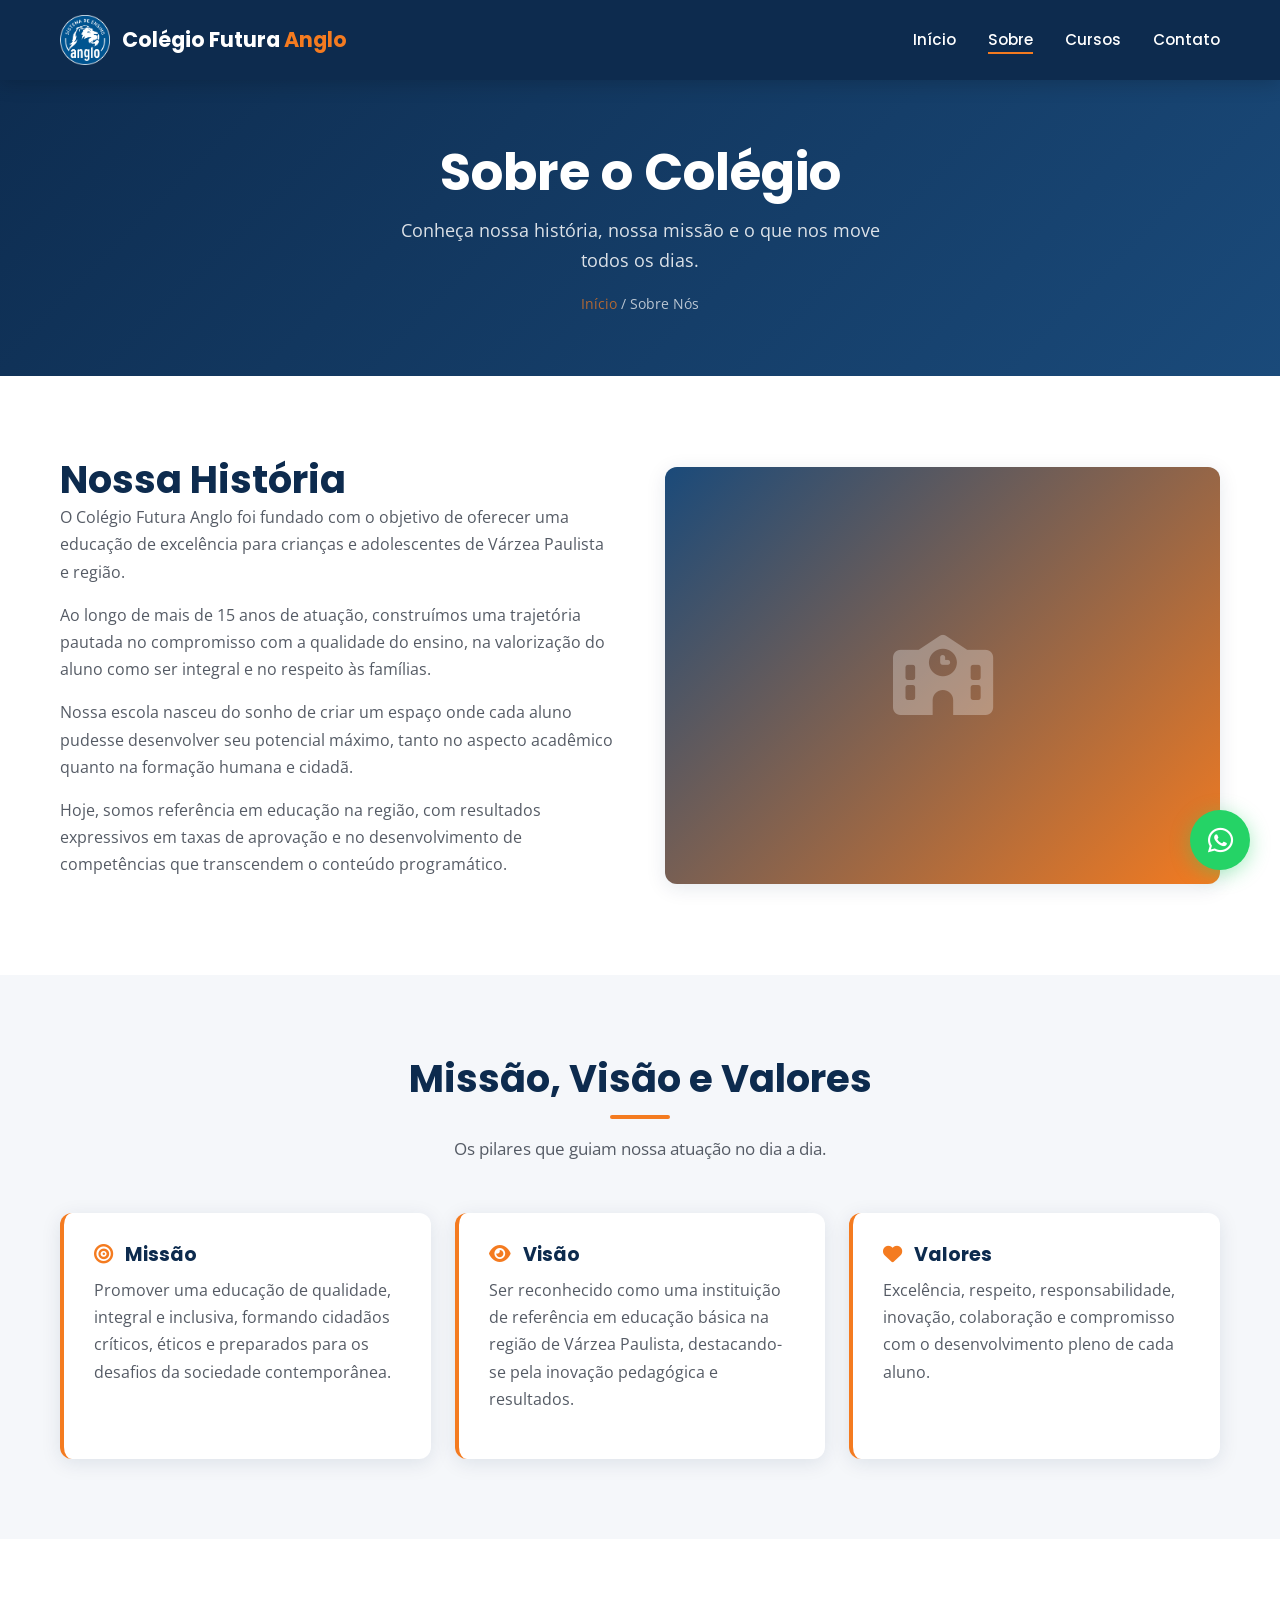
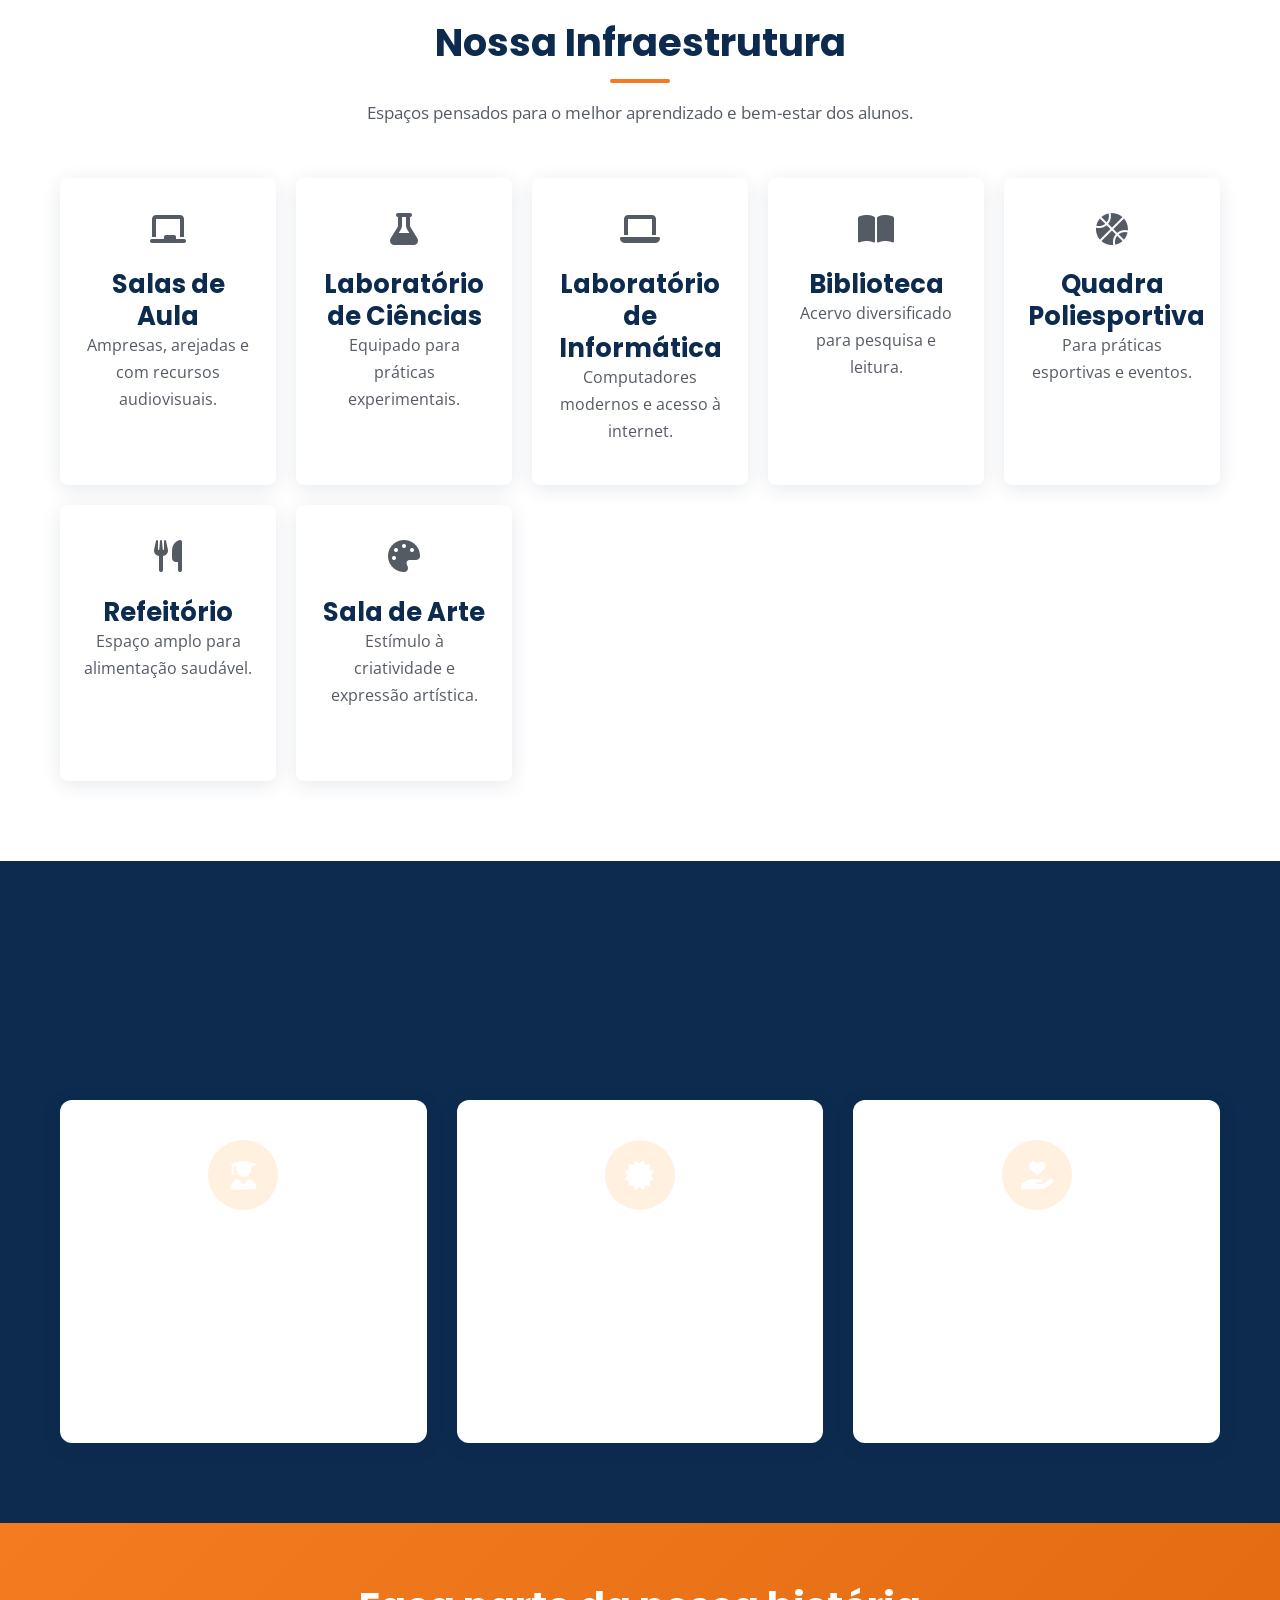
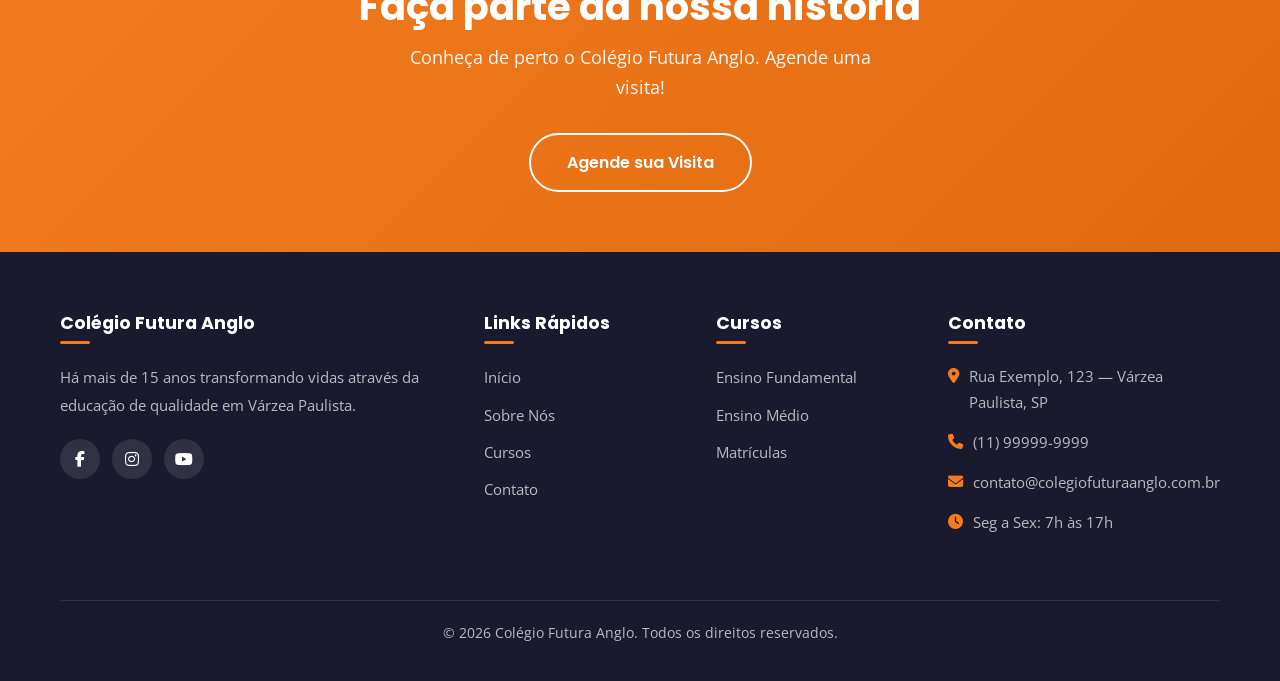
<file: sobre.html>
<!DOCTYPE html>
<html lang="pt-BR">
<head>
  <meta charset="UTF-8">
  <meta name="viewport" content="width=device-width, initial-scale=1.0">
  <meta name="description" content="Conheça a história, missão e valores do Colégio Futura Anglo em Várzea Paulista.">
  <title>Sobre Nós — Colégio Futura Anglo</title>

  <link rel="preconnect" href="https://fonts.googleapis.com">
  <link rel="preconnect" href="https://fonts.gstatic.com" crossorigin>
  <link href="https://fonts.googleapis.com/css2?family=Open+Sans:wght@400;600;700&family=Poppins:wght@400;500;600;700;800&display=swap" rel="stylesheet">
  <link rel="stylesheet" href="https://cdnjs.cloudflare.com/ajax/libs/font-awesome/6.5.1/css/all.min.css">
  <link rel="stylesheet" href="css/style.css">
</head>
<body>

  <!-- HEADER -->
  <header class="header scrolled" id="header">
    <div class="container">
      <a href="index.html" class="logo">
        <img src="assets/images/logo.png" alt="Logo Colégio Futura Anglo">
        <span class="logo-text">Colégio Futura <span>Anglo</span></span>
      </a>
      <nav>
        <ul class="nav-list" id="navList">
          <li><a href="index.html">Início</a></li>
          <li><a href="sobre.html" class="active">Sobre</a></li>
          <li><a href="cursos.html">Cursos</a></li>
          <li><a href="contato.html">Contato</a></li>
        </ul>
      </nav>
      <button class="hamburger" id="hamburger" aria-label="Menu">
        <span></span>
        <span></span>
        <span></span>
      </button>
    </div>
    <div class="nav-overlay" id="navOverlay"></div>
  </header>

  <!-- BANNER -->
  <section class="page-banner">
    <div class="container">
      <h1>Sobre o Colégio</h1>
      <p>Conheça nossa história, nossa missão e o que nos move todos os dias.</p>
      <div class="breadcrumb">
        <a href="index.html">Início</a> / Sobre Nós
      </div>
    </div>
  </section>

  <!-- HISTÓRIA -->
  <section class="section">
    <div class="container">
      <div class="about-content">
        <div class="fade-in">
          <h2>Nossa História</h2>
          <p>O Colégio Futura Anglo foi fundado com o objetivo de oferecer uma educação de excelência para crianças e adolescentes de Várzea Paulista e região.</p>
          <p>Ao longo de mais de 15 anos de atuação, construímos uma trajetória pautada no compromisso com a qualidade do ensino, na valorização do aluno como ser integral e no respeito às famílias.</p>
          <p>Nossa escola nasceu do sonho de criar um espaço onde cada aluno pudesse desenvolver seu potencial máximo, tanto no aspecto acadêmico quanto na formação humana e cidadã.</p>
          <p>Hoje, somos referência em educação na região, com resultados expressivos em taxas de aprovação e no desenvolvimento de competências que transcendem o conteúdo programático.</p>
        </div>
        <div class="about-image fade-in">
          <div style="width:100%; height:100%; background: linear-gradient(135deg, var(--azul-medio), var(--laranja)); display: flex; align-items: center; justify-content: center;">
            <i class="fas fa-school" style="font-size: 5rem; color: rgba(255,255,255,0.3);"></i>
          </div>
        </div>
      </div>
    </div>
  </section>

  <!-- MISSÃO, VISÃO, VALORES -->
  <section class="section bg-cinza">
    <div class="container">
      <h2 class="section-title fade-in">Missão, Visão e Valores</h2>
      <p class="section-subtitle fade-in">Os pilares que guiam nossa atuação no dia a dia.</p>

      <div class="mvvs-grid">
        <div class="mvv-card fade-in">
          <h3><i class="fas fa-bullseye" style="color: var(--laranja); margin-right: 8px;"></i> Missão</h3>
          <p>Promover uma educação de qualidade, integral e inclusiva, formando cidadãos críticos, éticos e preparados para os desafios da sociedade contemporânea.</p>
        </div>

        <div class="mvv-card fade-in">
          <h3><i class="fas fa-eye" style="color: var(--laranja); margin-right: 8px;"></i> Visão</h3>
          <p>Ser reconhecido como uma instituição de referência em educação básica na região de Várzea Paulista, destacando-se pela inovação pedagógica e resultados.</p>
        </div>

        <div class="mvv-card fade-in">
          <h3><i class="fas fa-heart" style="color: var(--laranja); margin-right: 8px;"></i> Valores</h3>
          <p>Excelência, respeito, responsabilidade, inovação, colaboração e compromisso com o desenvolvimento pleno de cada aluno.</p>
        </div>
      </div>
    </div>
  </section>

  <!-- INFRAESTRUTURA -->
  <section class="section">
    <div class="container">
      <h2 class="section-title fade-in">Nossa Infraestrutura</h2>
      <p class="section-subtitle fade-in">Espaços pensados para o melhor aprendizado e bem-estar dos alunos.</p>

      <div class="infra-grid">
        <div class="infra-item fade-in">
          <span class="infra-icon"><i class="fas fa-chalkboard"></i></span>
          <h3>Salas de Aula</h3>
          <p>Ampresas, arejadas e com recursos audiovisuais.</p>
        </div>

        <div class="infra-item fade-in">
          <span class="infra-icon"><i class="fas fa-flask"></i></span>
          <h3>Laboratório de Ciências</h3>
          <p>Equipado para práticas experimentais.</p>
        </div>

        <div class="infra-item fade-in">
          <span class="infra-icon"><i class="fas fa-laptop"></i></span>
          <h3>Laboratório de Informática</h3>
          <p>Computadores modernos e acesso à internet.</p>
        </div>

        <div class="infra-item fade-in">
          <span class="infra-icon"><i class="fas fa-book-open"></i></span>
          <h3>Biblioteca</h3>
          <p>Acervo diversificado para pesquisa e leitura.</p>
        </div>

        <div class="infra-item fade-in">
          <span class="infra-icon"><i class="fas fa-basketball-ball"></i></span>
          <h3>Quadra Poliesportiva</h3>
          <p>Para práticas esportivas e eventos.</p>
        </div>

        <div class="infra-item fade-in">
          <span class="infra-icon"><i class="fas fa-utensils"></i></span>
          <h3>Refeitório</h3>
          <p>Espaço amplo para alimentação saudável.</p>
        </div>

        <div class="infra-item fade-in">
          <span class="infra-icon"><i class="fas fa-palette"></i></span>
          <h3>Sala de Arte</h3>
          <p>Estímulo à criatividade e expressão artística.</p>
        </div>

        <div class="infra-item fade-in">
          <span class="infra-icon"><i class="fas fa-music"></i></span>
          <h3>Sala de Música</h3>
          <p>Instrumentos e espaço para práticas musicais.</p>
        </div>

        <div class="infra-item fade-in">
          <span class="infra-icon"><i class="fas fa-tree"></i></span>
          <h3>Área Verde</h3>
          <p>Espaço ao ar livre para convivência e descanso.</p>
        </div>

        <div class="infra-item fade-in">
          <span class="infra-icon"><i class="fas fa-first-aid"></i></span>
          <h3>Enfermaria</h3>
          <p>Atendimento de primeiros socorros.</p>
        </div>
      </div>
    </div>
  </section>

  <!-- CORPO DOCENTE -->
  <section class="section bg-azul">
    <div class="container text-center">
      <h2 class="section-title fade-in">Corpo Docente</h2>
      <p class="section-subtitle fade-in" style="color: rgba(255,255,255,0.7);">Nossos professores são o coração da educação que oferecemos.</p>

      <div class="features-grid">
        <div class="feature-card fade-in">
          <div class="feature-icon">
            <i class="fas fa-user-graduate"></i>
          </div>
          <h3>Formação Superior</h3>
          <p>Todos os professores possuem graduação e muitos possuem pós-graduação nas suas áreas de atuação.</p>
        </div>

        <div class="feature-card fade-in">
          <div class="feature-icon">
            <i class="fas fa-certificate"></i>
          </div>
          <h3>Capacitação Contínua</h3>
          <p>Programas regulares de atualização pedagógica e uso de tecnologias educacionais.</p>
        </div>

        <div class="feature-card fade-in">
          <div class="feature-icon">
            <i class="fas fa-hand-holding-heart"></i>
          </div>
          <h3>Dedicação e Carinho</h3>
          <p>Professores comprometidos com o sucesso e o bem-estar de cada aluno.</p>
        </div>
      </div>
    </div>
  </section>

  <!-- CTA -->
  <section class="cta-banner">
    <div class="container fade-in">
      <h2>Faça parte da nossa história</h2>
      <p>Conheça de perto o Colégio Futura Anglo. Agende uma visita!</p>
      <a href="contato.html" class="btn btn-outline">Agende sua Visita</a>
    </div>
  </section>

  <!-- FOOTER -->
  <footer class="footer">
    <div class="container">
      <div class="footer-grid">
        <div class="footer-about">
          <h4>Colégio Futura Anglo</h4>
          <p>Há mais de 15 anos transformando vidas através da educação de qualidade em Várzea Paulista.</p>
          <div class="footer-social">
            <a href="#" aria-label="Facebook"><i class="fab fa-facebook-f"></i></a>
            <a href="#" aria-label="Instagram"><i class="fab fa-instagram"></i></a>
            <a href="#" aria-label="YouTube"><i class="fab fa-youtube"></i></a>
          </div>
        </div>
        <div>
          <h4>Links Rápidos</h4>
          <ul class="footer-links">
            <li><a href="index.html">Início</a></li>
            <li><a href="sobre.html">Sobre Nós</a></li>
            <li><a href="cursos.html">Cursos</a></li>
            <li><a href="contato.html">Contato</a></li>
          </ul>
        </div>
        <div>
          <h4>Cursos</h4>
          <ul class="footer-links">
            <li><a href="cursos.html">Ensino Fundamental</a></li>
            <li><a href="cursos.html">Ensino Médio</a></li>
            <li><a href="contato.html">Matrículas</a></li>
          </ul>
        </div>
        <div>
          <h4>Contato</h4>
          <ul class="footer-contact">
            <li><i class="fas fa-map-marker-alt"></i><span>Rua Exemplo, 123 — Várzea Paulista, SP</span></li>
            <li><i class="fas fa-phone"></i><span>(11) 99999-9999</span></li>
            <li><i class="fas fa-envelope"></i><span>contato@colegiofuturaanglo.com.br</span></li>
            <li><i class="fas fa-clock"></i><span>Seg a Sex: 7h às 17h</span></li>
          </ul>
        </div>
      </div>
      <div class="footer-bottom">
        <p>&copy; 2026 Colégio Futura Anglo. Todos os direitos reservados.</p>
      </div>
    </div>
  </footer>

  <!-- WHATSAPP -->
  <a href="https://wa.me/5511999999999?text=Olá! Gostaria de saber mais sobre o Colégio Futura Anglo." class="whatsapp-btn" target="_blank" rel="noopener" aria-label="WhatsApp">
    <i class="fab fa-whatsapp"></i>
  </a>

  <script src="js/main.js"></script>
</body>
</html>
</file>
<file: css/style.css>
/* ============================================
   Colégio Futura Anglo — Estilo Principal
   ============================================ */

/* --- CSS Variables --- */
:root {
  --azul-escuro: #0D2B4E;
  --azul-medio: #1A4A7A;
  --azul-claro: #2E6BA6;
  --laranja: #F47B20;
  --laranja-hover: #E06A10;
  --laranja-claro: #FFF0E0;
  --branco: #FFFFFF;
  --cinza-claro: #F5F7FA;
  --cinza-medio: #E0E4EA;
  --cinza-texto: #555B65;
  --preto: #1A1A2E;

  --sombra: 0 4px 20px rgba(13, 43, 78, 0.10);
  --sombra-hover: 0 8px 30px rgba(13, 43, 78, 0.18);
  --radius: 12px;
  --radius-sm: 8px;
  --transicao: 0.3s ease;

  --font-titulo: 'Poppins', sans-serif;
  --font-corpo: 'Open Sans', sans-serif;

  --header-altura: 80px;
}

/* --- Reset & Base --- */
*,
*::before,
*::after {
  margin: 0;
  padding: 0;
  box-sizing: border-box;
}

html {
  scroll-behavior: smooth;
  font-size: 16px;
}

body {
  font-family: var(--font-corpo);
  color: var(--cinza-texto);
  background-color: var(--branco);
  line-height: 1.7;
  overflow-x: hidden;
}

a {
  text-decoration: none;
  color: inherit;
  transition: color var(--transicao);
}

ul {
  list-style: none;
}

img {
  max-width: 100%;
  height: auto;
  display: block;
}

h1, h2, h3, h4, h5, h6 {
  font-family: var(--font-titulo);
  color: var(--azul-escuro);
  font-weight: 700;
  line-height: 1.25;
}

h1 { font-size: clamp(2rem, 5vw, 3.2rem); }
h2 { font-size: clamp(1.6rem, 3.5vw, 2.4rem); }
h3 { font-size: clamp(1.2rem, 2.5vw, 1.6rem); }

p {
  margin-bottom: 1rem;
}

/* --- Utilities --- */
.container {
  width: 100%;
  max-width: 1200px;
  margin: 0 auto;
  padding: 0 20px;
}

.section {
  padding: 80px 0;
}

.section-title {
  text-align: center;
  margin-bottom: 16px;
  position: relative;
}

.section-subtitle {
  text-align: center;
  color: var(--cinza-texto);
  max-width: 600px;
  margin: 0 auto 50px;
  font-size: 1.05rem;
}

.section-title::after {
  content: '';
  display: block;
  width: 60px;
  height: 4px;
  background: var(--laranja);
  margin: 12px auto 0;
  border-radius: 2px;
}

.bg-azul {
  background-color: var(--azul-escuro);
  color: var(--branco);
}

.bg-azul h2,
.bg-azul h3 {
  color: var(--branco);
}

.bg-cinza {
  background-color: var(--cinza-claro);
}

.text-center {
  text-align: center;
}

.btn {
  display: inline-block;
  padding: 14px 36px;
  border-radius: 50px;
  font-family: var(--font-titulo);
  font-weight: 600;
  font-size: 1rem;
  cursor: pointer;
  border: none;
  transition: all var(--transicao);
  text-align: center;
}

.btn-primary {
  background-color: var(--laranja);
  color: var(--branco);
}

.btn-primary:hover {
  background-color: var(--laranja-hover);
  transform: translateY(-2px);
  box-shadow: 0 6px 20px rgba(244, 123, 32, 0.4);
}

.btn-outline {
  background: transparent;
  color: var(--branco);
  border: 2px solid var(--branco);
}

.btn-outline:hover {
  background: var(--branco);
  color: var(--azul-escuro);
}

.btn-secondary {
  background: var(--azul-escuro);
  color: var(--branco);
}

.btn-secondary:hover {
  background: var(--azul-medio);
  transform: translateY(-2px);
}

/* --- Fade-in Animation --- */
.fade-in {
  opacity: 0;
  transform: translateY(30px);
  transition: opacity 0.6s ease, transform 0.6s ease;
}

.fade-in.visible {
  opacity: 1;
  transform: translateY(0);
}

/* ============================================
   HEADER & NAVIGATION
   ============================================ */
.header {
  position: fixed;
  top: 0;
  left: 0;
  width: 100%;
  height: var(--header-altura);
  z-index: 1000;
  background: transparent;
  transition: background var(--transicao), box-shadow var(--transicao);
}

.header.scrolled {
  background: var(--azul-escuro);
  box-shadow: 0 2px 20px rgba(0, 0, 0, 0.2);
}

.header .container {
  display: flex;
  align-items: center;
  justify-content: space-between;
  height: 100%;
}

.logo {
  display: flex;
  align-items: center;
  gap: 12px;
  z-index: 1001;
}

.logo img {
  height: 50px;
  width: auto;
}

.logo-text {
  font-family: var(--font-titulo);
  font-weight: 700;
  font-size: 1.3rem;
  color: var(--branco);
}

.logo-text span {
  color: var(--laranja);
}

.nav-list {
  display: flex;
  gap: 32px;
  align-items: center;
}

.nav-list a {
  color: var(--branco);
  font-family: var(--font-titulo);
  font-weight: 500;
  font-size: 0.95rem;
  position: relative;
  padding: 4px 0;
}

.nav-list a::after {
  content: '';
  position: absolute;
  bottom: 0;
  left: 0;
  width: 0;
  height: 2px;
  background: var(--laranja);
  transition: width var(--transicao);
}

.nav-list a:hover::after,
.nav-list a.active::after {
  width: 100%;
}

.nav-list a:hover {
  color: var(--laranja);
}

/* Hamburger */
.hamburger {
  display: none;
  flex-direction: column;
  gap: 5px;
  cursor: pointer;
  z-index: 1001;
  background: none;
  border: none;
  padding: 4px;
}

.hamburger span {
  display: block;
  width: 28px;
  height: 3px;
  background: var(--branco);
  border-radius: 2px;
  transition: all var(--transicao);
}

.hamburger.active span:nth-child(1) {
  transform: rotate(45deg) translate(5px, 6px);
}

.hamburger.active span:nth-child(2) {
  opacity: 0;
}

.hamburger.active span:nth-child(3) {
  transform: rotate(-45deg) translate(5px, -6px);
}

/* ============================================
   HERO
   ============================================ */
.hero {
  position: relative;
  min-height: 100vh;
  display: flex;
  align-items: center;
  justify-content: center;
  text-align: center;
  color: var(--branco);
  overflow: hidden;
}

.hero-bg {
  position: absolute;
  top: 0;
  left: 0;
  width: 100%;
  height: 100%;
  background: linear-gradient(135deg, var(--azul-escuro) 0%, var(--azul-medio) 50%, var(--azul-claro) 100%);
  z-index: -2;
}

.hero-pattern {
  position: absolute;
  top: 0;
  left: 0;
  width: 100%;
  height: 100%;
  background-image:
    radial-gradient(circle at 20% 50%, rgba(244, 123, 32, 0.15) 0%, transparent 50%),
    radial-gradient(circle at 80% 20%, rgba(255, 255, 255, 0.05) 0%, transparent 40%),
    radial-gradient(circle at 60% 80%, rgba(244, 123, 32, 0.1) 0%, transparent 40%);
  z-index: -1;
}

.hero-content {
  position: relative;
  z-index: 1;
  max-width: 800px;
  padding: 0 20px;
}

.hero-badge {
  display: inline-block;
  background: rgba(244, 123, 32, 0.2);
  color: var(--laranja);
  padding: 8px 24px;
  border-radius: 50px;
  font-size: 0.9rem;
  font-weight: 600;
  margin-bottom: 24px;
  border: 1px solid rgba(244, 123, 32, 0.3);
}

.hero h1 {
  color: var(--branco);
  margin-bottom: 20px;
  font-size: clamp(2.2rem, 6vw, 3.5rem);
}

.hero h1 span {
  color: var(--laranja);
}

.hero p {
  font-size: clamp(1rem, 2vw, 1.25rem);
  margin-bottom: 36px;
  opacity: 0.9;
  max-width: 600px;
  margin-left: auto;
  margin-right: auto;
}

.hero-buttons {
  display: flex;
  gap: 16px;
  justify-content: center;
  flex-wrap: wrap;
}

.hero-stats {
  display: flex;
  justify-content: center;
  gap: 50px;
  margin-top: 60px;
  flex-wrap: wrap;
}

.stat-item {
  text-align: center;
}

.stat-number {
  font-family: var(--font-titulo);
  font-size: 2.5rem;
  font-weight: 700;
  color: var(--laranja);
  display: block;
}

.stat-label {
  font-size: 0.9rem;
  opacity: 0.8;
}

/* ============================================
   SOBRE (Cards / Ícones)
   ============================================ */
.features-grid {
  display: grid;
  grid-template-columns: repeat(auto-fit, minmax(260px, 1fr));
  gap: 30px;
}

.feature-card {
  background: var(--branco);
  padding: 40px 30px;
  border-radius: var(--radius);
  box-shadow: var(--sombra);
  text-align: center;
  transition: all var(--transicao);
}

.feature-card:hover {
  transform: translateY(-8px);
  box-shadow: var(--sombra-hover);
}

.feature-icon {
  width: 70px;
  height: 70px;
  background: var(--laranja-claro);
  border-radius: 50%;
  display: flex;
  align-items: center;
  justify-content: center;
  margin: 0 auto 20px;
  font-size: 1.8rem;
}

.feature-card h3 {
  margin-bottom: 12px;
}

/* ============================================
   CURSOS SECTION
   ============================================ */
.cursos-grid {
  display: grid;
  grid-template-columns: repeat(auto-fit, minmax(340px, 1fr));
  gap: 30px;
}

.curso-card {
  background: var(--branco);
  border-radius: var(--radius);
  overflow: hidden;
  box-shadow: var(--sombra);
  transition: all var(--transicao);
}

.curso-card:hover {
  transform: translateY(-6px);
  box-shadow: var(--sombra-hover);
}

.curso-card-img {
  width: 100%;
  height: 220px;
  background-size: cover;
  background-position: center;
  position: relative;
}

.curso-card-img::after {
  content: '';
  position: absolute;
  bottom: 0;
  left: 0;
  width: 100%;
  height: 50%;
  background: linear-gradient(transparent, rgba(13, 43, 78, 0.7));
}

.curso-card-body {
  padding: 30px;
}

.curso-card-body h3 {
  margin-bottom: 12px;
}

.curso-card-body p {
  margin-bottom: 20px;
}

.curso-tags {
  display: flex;
  flex-wrap: wrap;
  gap: 8px;
  margin-bottom: 20px;
}

.curso-tag {
  background: var(--laranja-claro);
  color: var(--laranja);
  padding: 4px 14px;
  border-radius: 50px;
  font-size: 0.82rem;
  font-weight: 600;
}

/* ============================================
   GALERIA
   ============================================ */
.gallery-grid {
  display: grid;
  grid-template-columns: repeat(auto-fit, minmax(250px, 1fr));
  gap: 16px;
}

.gallery-item {
  position: relative;
  border-radius: var(--radius-sm);
  overflow: hidden;
  aspect-ratio: 4/3;
  background: var(--cinza-medio);
  cursor: pointer;
}

.gallery-item img {
  width: 100%;
  height: 100%;
  object-fit: cover;
  transition: transform 0.5s ease;
}

.gallery-item:hover img {
  transform: scale(1.1);
}

.gallery-overlay {
  position: absolute;
  bottom: 0;
  left: 0;
  width: 100%;
  padding: 20px;
  background: linear-gradient(transparent, rgba(13, 43, 78, 0.85));
  color: var(--branco);
  opacity: 0;
  transition: opacity var(--transicao);
}

.gallery-item:hover .gallery-overlay {
  opacity: 1;
}

.gallery-overlay p {
  margin: 0;
  font-weight: 600;
}

/* ============================================
   CTA BANNER
   ============================================ */
.cta-banner {
  background: linear-gradient(135deg, var(--laranja) 0%, var(--laranja-hover) 100%);
  padding: 60px 0;
  text-align: center;
  color: var(--branco);
}

.cta-banner h2 {
  color: var(--branco);
  margin-bottom: 12px;
}

.cta-banner p {
  font-size: 1.1rem;
  opacity: 0.95;
  margin-bottom: 30px;
  max-width: 500px;
  margin-left: auto;
  margin-right: auto;
}

/* ============================================
   FORMULÁRIO
   ============================================ */
.form-wrapper {
  display: grid;
  grid-template-columns: 1fr 1fr;
  gap: 50px;
  align-items: start;
}

.form-group {
  margin-bottom: 20px;
}

.form-group label {
  display: block;
  font-weight: 600;
  margin-bottom: 6px;
  color: var(--azul-escuro);
  font-size: 0.95rem;
}

.form-group input,
.form-group select,
.form-group textarea {
  width: 100%;
  padding: 14px 18px;
  border: 2px solid var(--cinza-medio);
  border-radius: var(--radius-sm);
  font-family: var(--font-corpo);
  font-size: 1rem;
  color: var(--preto);
  transition: border-color var(--transicao);
  background: var(--branco);
}

.form-group input:focus,
.form-group select:focus,
.form-group textarea:focus {
  outline: none;
  border-color: var(--laranja);
}

.form-group textarea {
  resize: vertical;
  min-height: 120px;
}

.contact-info-card {
  background: var(--azul-escuro);
  color: var(--branco);
  padding: 40px;
  border-radius: var(--radius);
}

.contact-info-card h3 {
  color: var(--branco);
  margin-bottom: 24px;
}

.contact-info-item {
  display: flex;
  align-items: flex-start;
  gap: 16px;
  margin-bottom: 24px;
}

.contact-info-icon {
  width: 48px;
  height: 48px;
  background: rgba(244, 123, 32, 0.2);
  border-radius: 50%;
  display: flex;
  align-items: center;
  justify-content: center;
  flex-shrink: 0;
  font-size: 1.2rem;
  color: var(--laranja);
}

.contact-info-text h4 {
  color: var(--branco);
  font-size: 0.9rem;
  margin-bottom: 4px;
  font-weight: 600;
}

.contact-info-text p {
  margin: 0;
  opacity: 0.85;
  font-size: 0.95rem;
}

/* ============================================
   MAPA
   ============================================ */
.map-section {
  padding: 0;
}

.map-container {
  width: 100%;
  height: 400px;
}

.map-container iframe {
  width: 100%;
  height: 100%;
  border: none;
}

/* ============================================
   FOOTER
   ============================================ */
.footer {
  background: var(--preto);
  color: rgba(255, 255, 255, 0.7);
  padding: 60px 0 0;
}

.footer-grid {
  display: grid;
  grid-template-columns: 2fr 1fr 1fr 1.2fr;
  gap: 40px;
  margin-bottom: 50px;
}

.footer h4 {
  color: var(--branco);
  font-size: 1.1rem;
  margin-bottom: 20px;
  position: relative;
  padding-bottom: 10px;
}

.footer h4::after {
  content: '';
  position: absolute;
  bottom: 0;
  left: 0;
  width: 30px;
  height: 3px;
  background: var(--laranja);
  border-radius: 2px;
}

.footer-about p {
  font-size: 0.95rem;
  line-height: 1.8;
}

.footer-links li {
  margin-bottom: 10px;
}

.footer-links a {
  color: rgba(255, 255, 255, 0.7);
  font-size: 0.95rem;
  transition: all var(--transicao);
}

.footer-links a:hover {
  color: var(--laranja);
  padding-left: 6px;
}

.footer-contact li {
  display: flex;
  align-items: flex-start;
  gap: 10px;
  margin-bottom: 14px;
  font-size: 0.95rem;
}

.footer-contact i {
  color: var(--laranja);
  margin-top: 4px;
}

.footer-social {
  display: flex;
  gap: 12px;
  margin-top: 20px;
}

.footer-social a {
  width: 40px;
  height: 40px;
  background: rgba(255, 255, 255, 0.1);
  border-radius: 50%;
  display: flex;
  align-items: center;
  justify-content: center;
  color: var(--branco);
  transition: all var(--transicao);
}

.footer-social a:hover {
  background: var(--laranja);
  transform: translateY(-3px);
}

.footer-bottom {
  border-top: 1px solid rgba(255, 255, 255, 0.1);
  padding: 20px 0;
  text-align: center;
  font-size: 0.9rem;
}

.footer-bottom a {
  color: var(--laranja);
}

/* ============================================
   BOTÃO WHATSAPP FLUTUANTE
   ============================================ */
.whatsapp-btn {
  position: fixed;
  bottom: 30px;
  right: 30px;
  width: 60px;
  height: 60px;
  background: #25D366;
  color: var(--branco);
  border-radius: 50%;
  display: flex;
  align-items: center;
  justify-content: center;
  font-size: 1.8rem;
  box-shadow: 0 4px 20px rgba(37, 211, 102, 0.4);
  z-index: 999;
  transition: all var(--transicao);
  animation: pulse-whatsapp 2s infinite;
}

.whatsapp-btn:hover {
  transform: scale(1.1);
  box-shadow: 0 6px 30px rgba(37, 211, 102, 0.5);
}

@keyframes pulse-whatsapp {
  0%, 100% { box-shadow: 0 4px 20px rgba(37, 211, 102, 0.4); }
  50% { box-shadow: 0 4px 30px rgba(37, 211, 102, 0.6); }
}

/* ============================================
   PAGE BANNER (subpages)
   ============================================ */
.page-banner {
  padding: 140px 0 60px;
  background: linear-gradient(135deg, var(--azul-escuro) 0%, var(--azul-medio) 100%);
  text-align: center;
  color: var(--branco);
}

.page-banner h1 {
  color: var(--branco);
  margin-bottom: 12px;
}

.page-banner p {
  opacity: 0.85;
  font-size: 1.1rem;
  max-width: 500px;
  margin: 0 auto;
}

.breadcrumb {
  margin-top: 16px;
  font-size: 0.9rem;
  opacity: 0.7;
}

.breadcrumb a {
  color: var(--laranja);
}

/* ============================================
   SOBRE PAGE SPECIFIC
   ============================================ */
.about-content {
  display: grid;
  grid-template-columns: 1fr 1fr;
  gap: 50px;
  align-items: center;
}

.about-image {
  border-radius: var(--radius);
  overflow: hidden;
  box-shadow: var(--sombra);
  aspect-ratio: 4/3;
  background: var(--cinza-medio);
}

.about-image img {
  width: 100%;
  height: 100%;
  object-fit: cover;
}

.mvvs-grid {
  display: grid;
  grid-template-columns: repeat(auto-fit, minmax(250px, 1fr));
  gap: 24px;
}

.mvv-card {
  background: var(--branco);
  padding: 30px;
  border-radius: var(--radius);
  box-shadow: var(--sombra);
  border-left: 4px solid var(--laranja);
  transition: all var(--transicao);
}

.mvv-card:hover {
  transform: translateY(-4px);
  box-shadow: var(--sombra-hover);
}

.mvv-card h3 {
  margin-bottom: 10px;
  font-size: 1.2rem;
}

.infra-grid {
  display: grid;
  grid-template-columns: repeat(auto-fit, minmax(200px, 1fr));
  gap: 20px;
}

.infra-item {
  background: var(--branco);
  padding: 24px;
  border-radius: var(--radius-sm);
  text-align: center;
  box-shadow: var(--sombra);
  transition: all var(--transicao);
}

.infra-item:hover {
  transform: translateY(-4px);
}

.infra-icon {
  font-size: 2rem;
  margin-bottom: 12px;
  display: block;
}

/* ============================================
   CURSOS PAGE SPECIFIC
   ============================================ */
.grade-section {
  margin-bottom: 50px;
}

.grade-table {
  width: 100%;
  border-collapse: collapse;
  background: var(--branco);
  border-radius: var(--radius-sm);
  overflow: hidden;
  box-shadow: var(--sombra);
}

.grade-table thead {
  background: var(--azul-escuro);
  color: var(--branco);
}

.grade-table th {
  padding: 14px 20px;
  text-align: left;
  font-family: var(--font-titulo);
  font-weight: 600;
  font-size: 0.95rem;
}

.grade-table td {
  padding: 12px 20px;
  border-bottom: 1px solid var(--cinza-medio);
  font-size: 0.95rem;
}

.grade-table tbody tr:hover {
  background: var(--laranja-claro);
}

.grade-table tbody tr:last-child td {
  border-bottom: none;
}

/* ============================================
   CONTATO PAGE SPECIFIC
   ============================================ */
.contato-split {
  display: grid;
  grid-template-columns: 1.2fr 1fr;
  gap: 50px;
}

/* ============================================
   RESPONSIVO
   ============================================ */
@media (max-width: 1024px) {
  .footer-grid {
    grid-template-columns: 1fr 1fr;
  }

  .form-wrapper {
    grid-template-columns: 1fr;
  }

  .contato-split {
    grid-template-columns: 1fr;
  }

  .about-content {
    grid-template-columns: 1fr;
  }
}

@media (max-width: 768px) {
  :root {
    --header-altura: 70px;
  }

  .section {
    padding: 60px 0;
  }

  .hamburger {
    display: flex;
  }

  .nav-list {
    position: fixed;
    top: 0;
    right: -100%;
    width: 75%;
    max-width: 320px;
    height: 100vh;
    background: var(--azul-escuro);
    flex-direction: column;
    justify-content: center;
    align-items: center;
    gap: 24px;
    transition: right var(--transicao);
    box-shadow: -4px 0 20px rgba(0, 0, 0, 0.3);
  }

  .nav-list.active {
    right: 0;
  }

  .nav-list a {
    font-size: 1.15rem;
  }

  .hero-stats {
    gap: 30px;
  }

  .stat-number {
    font-size: 2rem;
  }

  .cursos-grid {
    grid-template-columns: 1fr;
  }

  .footer-grid {
    grid-template-columns: 1fr;
    gap: 30px;
  }

  .page-banner {
    padding: 120px 0 40px;
  }
}

@media (max-width: 480px) {
  .hero h1 {
    font-size: 1.8rem;
  }

  .hero-buttons {
    flex-direction: column;
    align-items: center;
  }

  .btn {
    width: 100%;
    max-width: 280px;
  }

  .features-grid {
    grid-template-columns: 1fr;
  }

  .gallery-grid {
    grid-template-columns: 1fr;
  }

  .hero-stats {
    flex-direction: column;
    gap: 20px;
  }
}

/* ============================================
   MOBILE OVERLAY
   ============================================ */
.nav-overlay {
  display: none;
  position: fixed;
  top: 0;
  left: 0;
  width: 100%;
  height: 100%;
  background: rgba(0, 0, 0, 0.5);
  z-index: 999;
}

.nav-overlay.active {
  display: block;
}

/* ============================================
   SUCCESS MESSAGE
   ============================================ */
.form-success {
  display: none;
  background: #d4edda;
  color: #155724;
  padding: 16px 24px;
  border-radius: var(--radius-sm);
  margin-top: 16px;
  font-weight: 600;
  text-align: center;
}

.form-success.show {
  display: block;
}

/* ============================================
   METODOLOGIA CARDS
   ============================================ */
.metodologia-grid {
  display: grid;
  grid-template-columns: repeat(auto-fit, minmax(300px, 1fr));
  gap: 30px;
}

.metodologia-card {
  background: var(--branco);
  padding: 35px;
  border-radius: var(--radius);
  box-shadow: var(--sombra);
  border-top: 4px solid var(--laranja);
  transition: all var(--transicao);
}

.metodologia-card:hover {
  transform: translateY(-5px);
  box-shadow: var(--sombra-hover);
}

.metodologia-card h3 {
  margin-bottom: 12px;
}

.metodologia-card i {
  font-size: 2rem;
  color: var(--laranja);
  margin-bottom: 16px;
  display: block;
}
</file>
